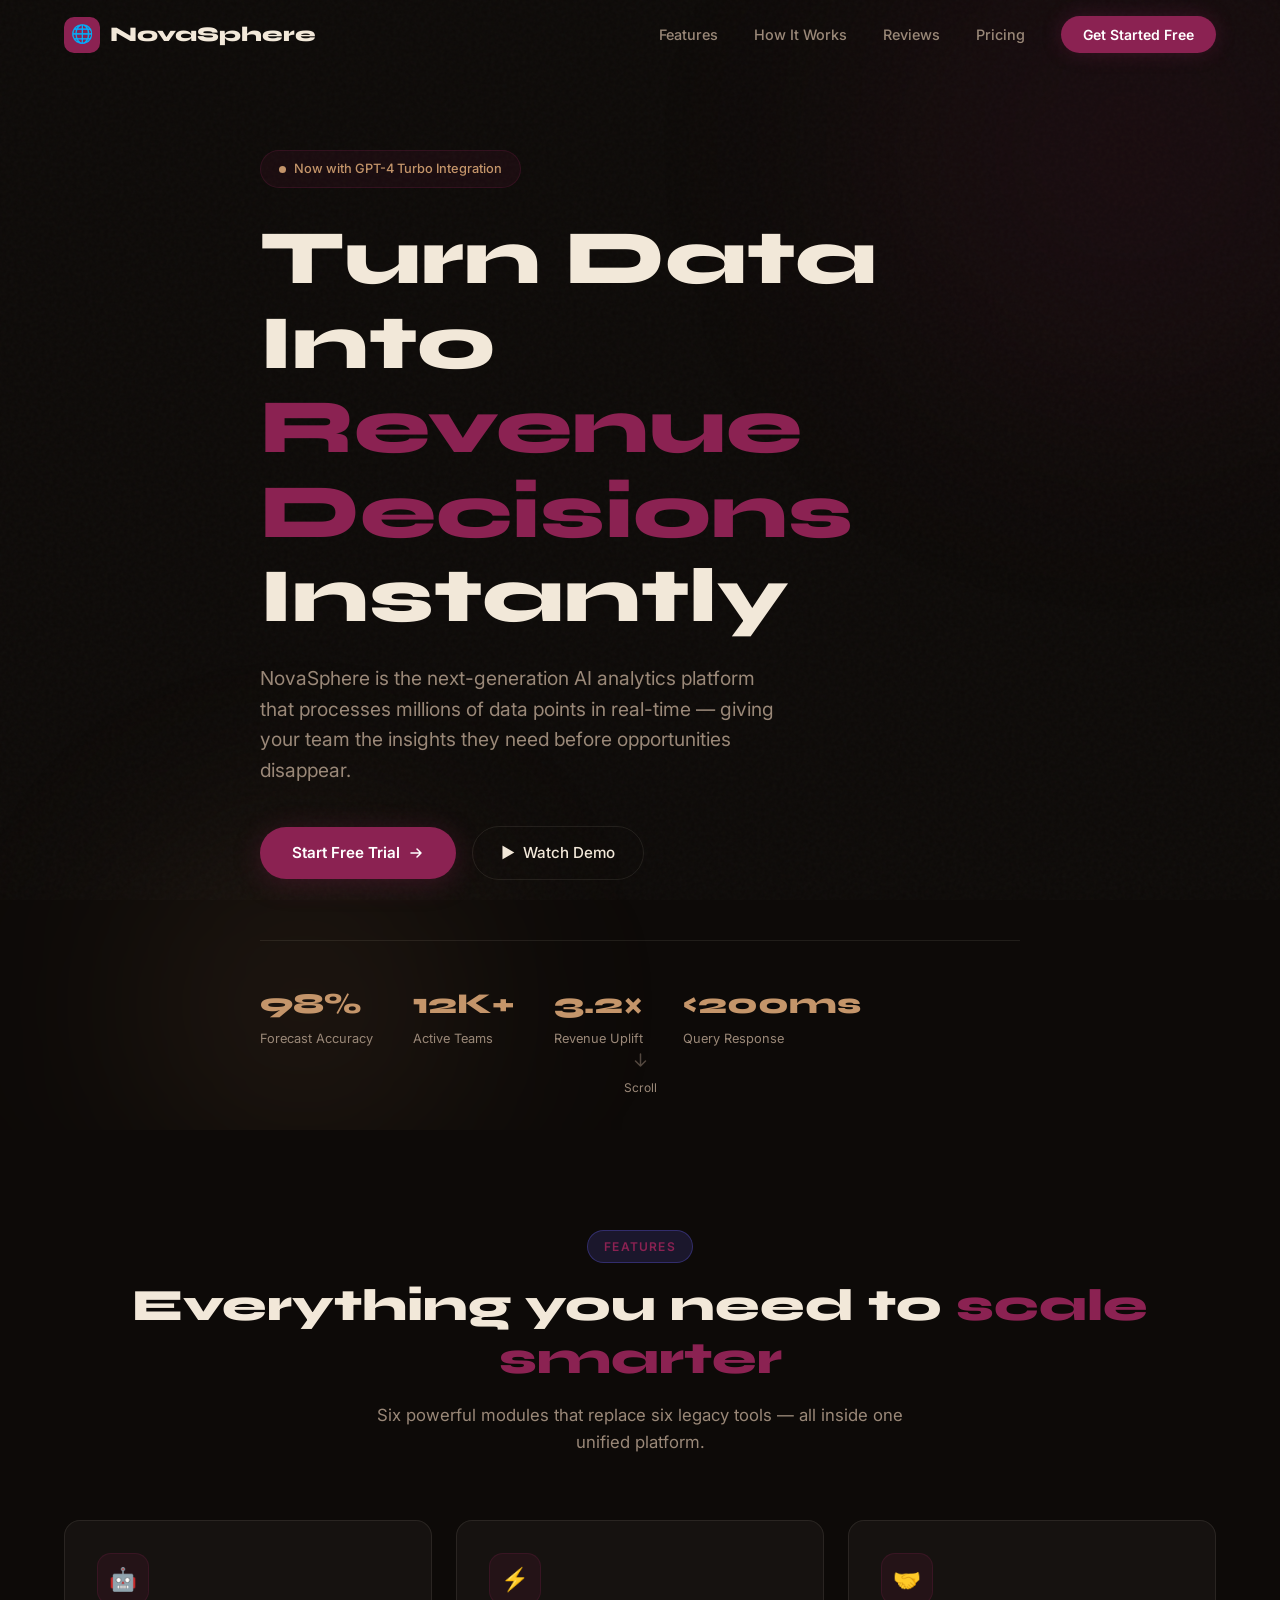
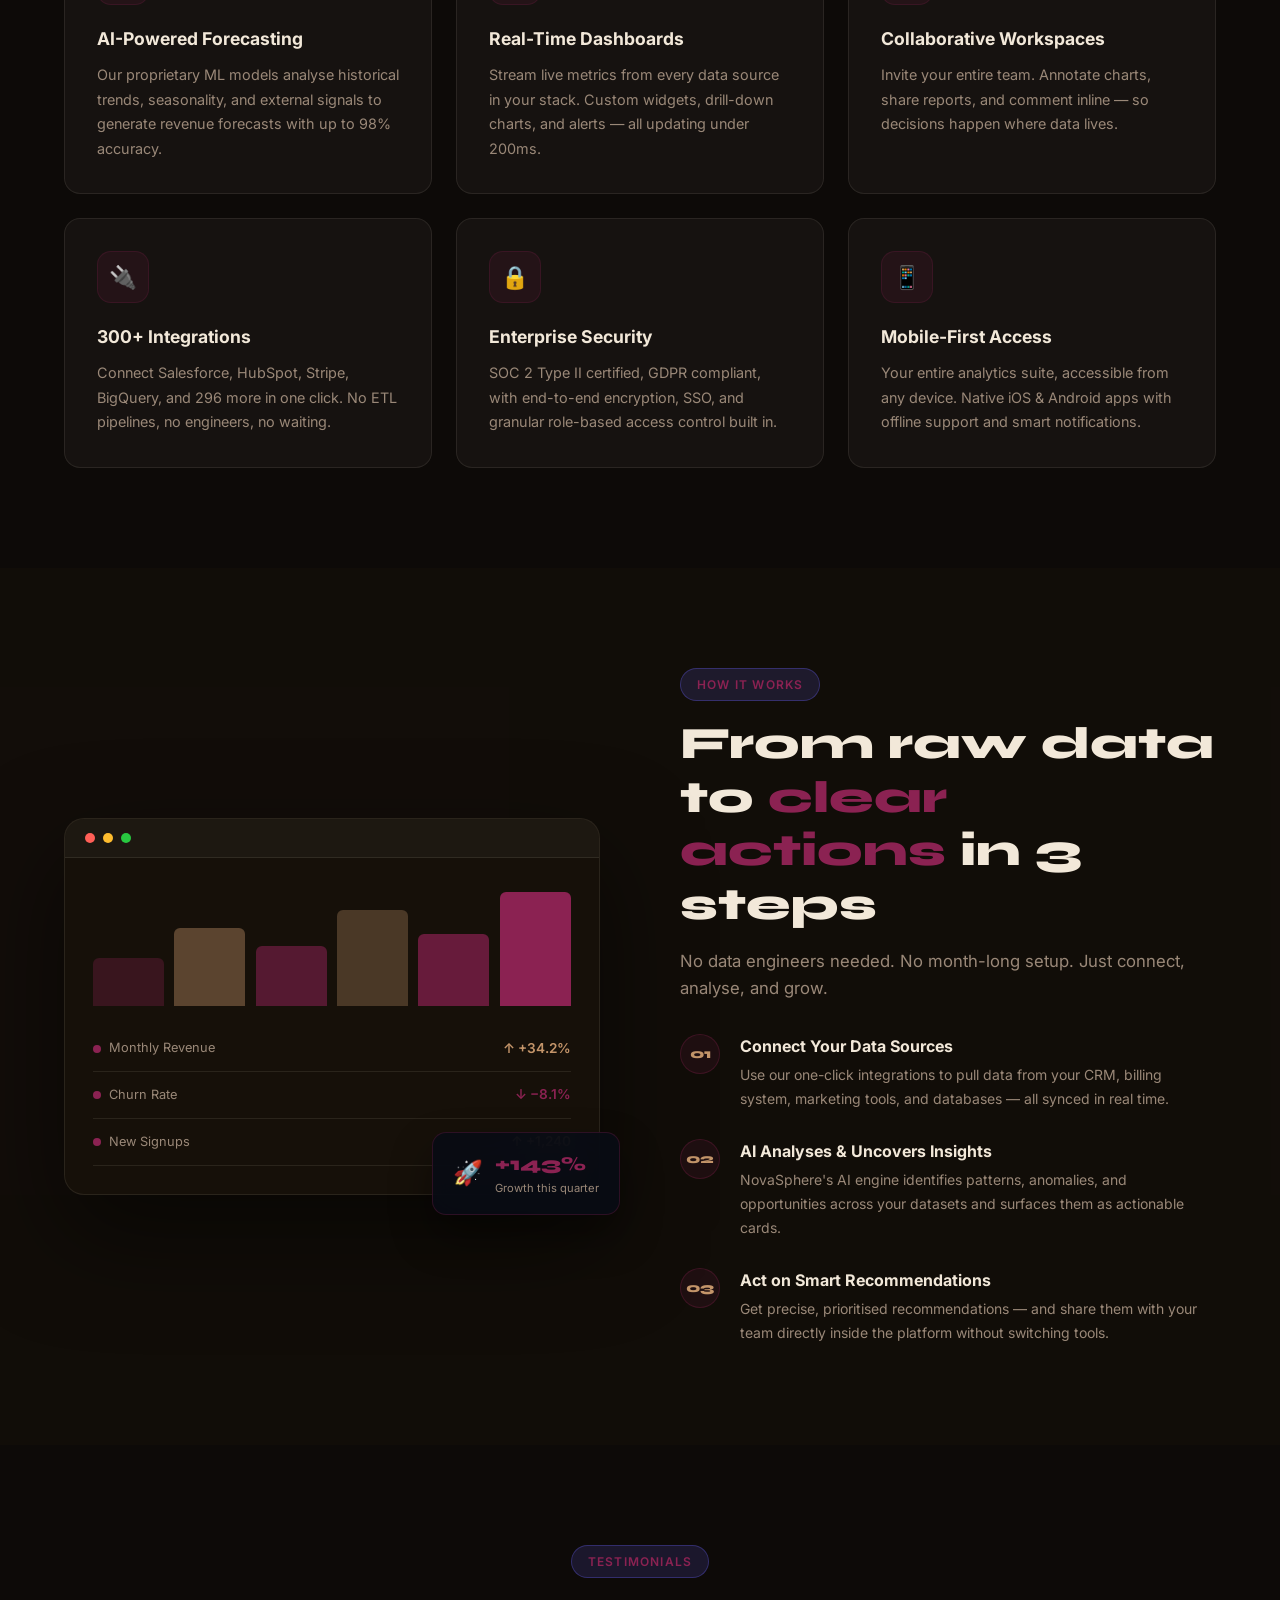
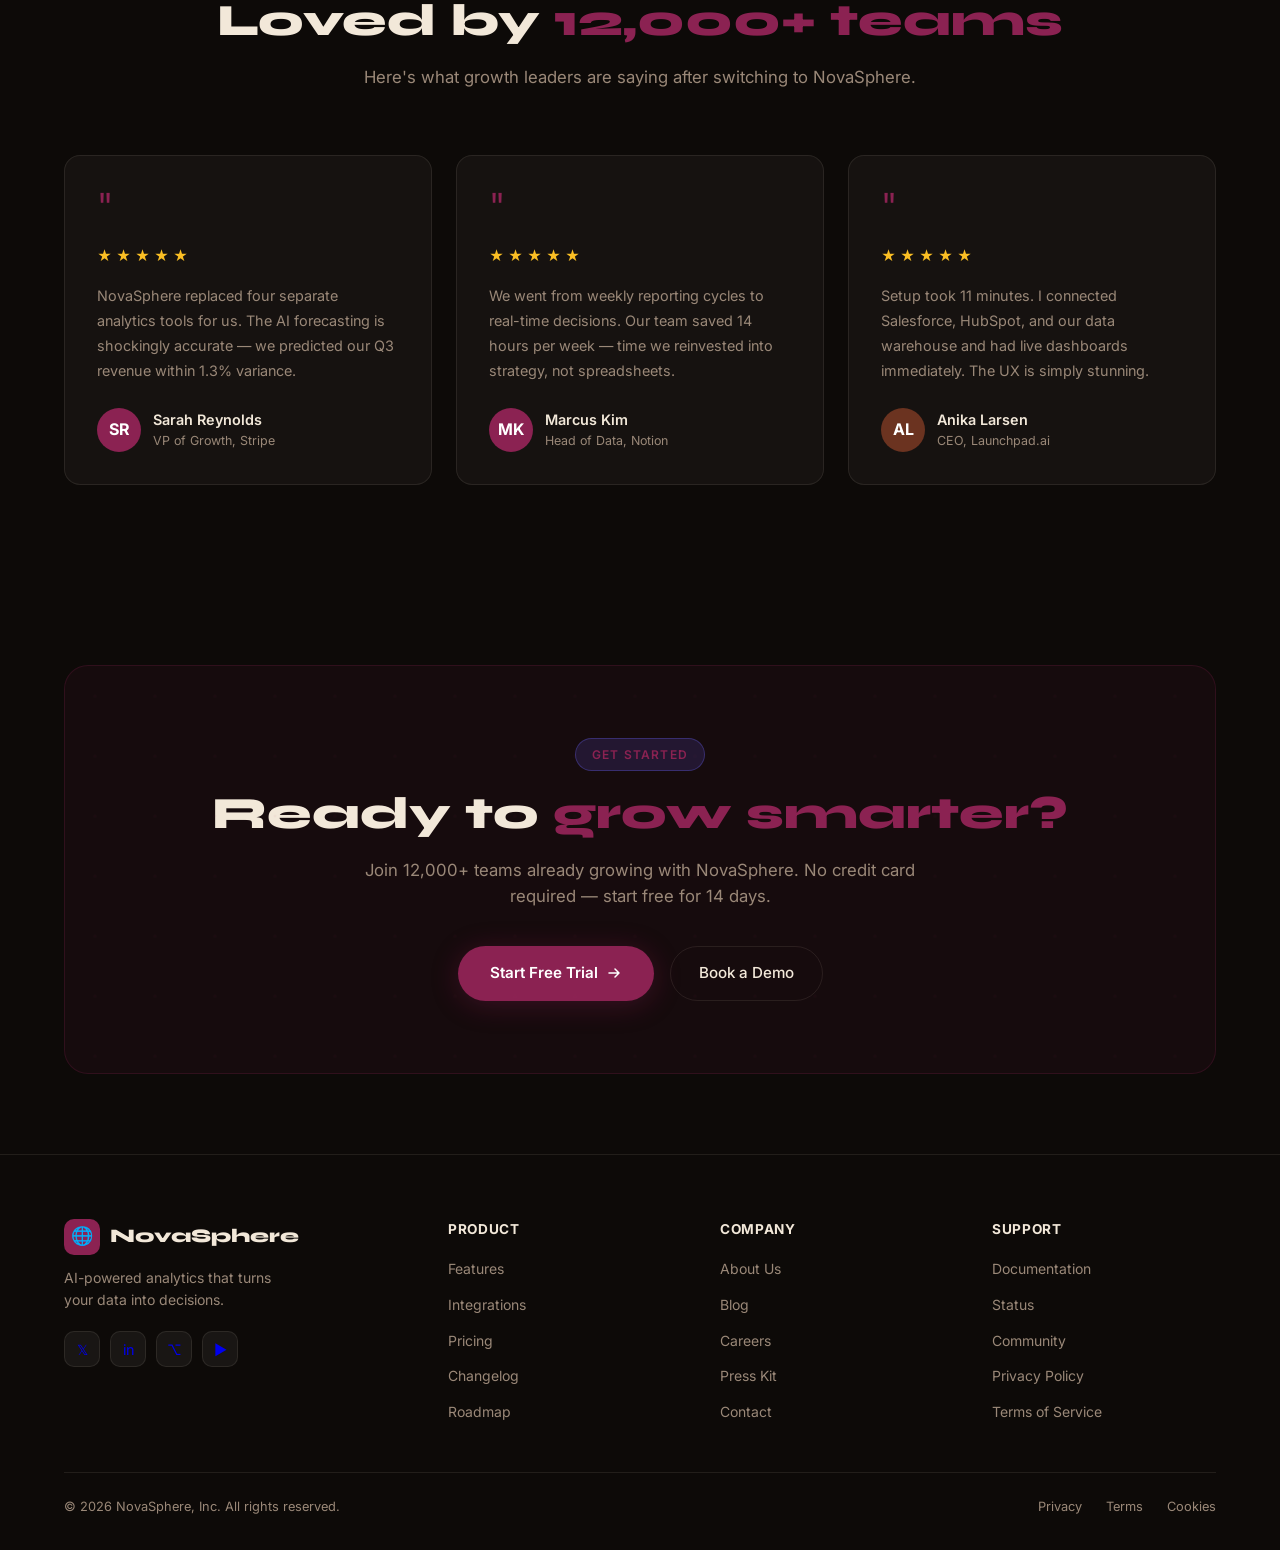
<file: WebDevelopment-Task1-LandingPage/index.html>
<!DOCTYPE html>
<html lang="en">
<head>
  <meta charset="UTF-8" />
  <meta name="viewport" content="width=device-width, initial-scale=1.0" />
  <meta name="description" content="NovaSphere — The AI-powered analytics platform that turns raw data into real-time revenue insights. Start your free trial today." />
  <title>NovaSphere — AI Analytics Platform</title>
  <link rel="stylesheet" href="style.css" />
</head>
<body>

  <!-- ══ NAVIGATION ══ -->
  <nav class="navbar" id="navbar" aria-label="Main Navigation">
    <div class="container nav-inner">

      <a href="#home" class="nav-logo" aria-label="NovaSphere Home">
        <div class="logo-icon">🌐</div>
        <span class="logo-text">NovaSphere</span>
      </a>

      <ul class="nav-links" id="navLinks" role="menubar">
        <li role="none"><a href="#features" role="menuitem">Features</a></li>
        <li role="none"><a href="#about"    role="menuitem">How It Works</a></li>
        <li role="none"><a href="#testimonials" role="menuitem">Reviews</a></li>
        <li role="none"><a href="#pricing"  role="menuitem">Pricing</a></li>
        <li role="none"><a href="#cta" class="nav-cta" role="menuitem" id="nav-cta-btn">Get Started Free</a></li>
      </ul>

      <button class="hamburger" id="hamburger" aria-label="Toggle menu" aria-expanded="false">
        <span></span><span></span><span></span>
      </button>

    </div>
  </nav>

  <!-- ══ HERO ══ -->
  <section class="hero" id="home">
    <div class="container hero-content">

      <div class="hero-badge">
        <span class="dot"></span>
        Now with GPT-4 Turbo Integration
      </div>

      <h1 class="hero-headline">
        Turn Data Into<br/>
        <span class="gradient-text">Revenue Decisions</span><br/>
        Instantly
      </h1>

      <p class="hero-sub">
        NovaSphere is the next-generation AI analytics platform that processes millions of data points in real-time — giving your team the insights they need before opportunities disappear.
      </p>

      <div class="hero-actions">
        <a href="#cta" class="btn-primary" id="hero-cta-btn">
          Start Free Trial
          <svg width="16" height="16" viewBox="0 0 16 16" fill="none" aria-hidden="true">
            <path d="M3 8h10M9 4l4 4-4 4" stroke="currentColor" stroke-width="1.5" stroke-linecap="round" stroke-linejoin="round"/>
          </svg>
        </a>
        <a href="#about" class="btn-secondary" id="hero-watch-btn">
          ▶ &nbsp;Watch Demo
        </a>
      </div>

      <div class="hero-stats">
        <div class="stat-item">
          <div class="stat-num">98%</div>
          <div class="stat-label">Forecast Accuracy</div>
        </div>
        <div class="stat-item">
          <div class="stat-num">12K+</div>
          <div class="stat-label">Active Teams</div>
        </div>
        <div class="stat-item">
          <div class="stat-num">3.2×</div>
          <div class="stat-label">Revenue Uplift</div>
        </div>
        <div class="stat-item">
          <div class="stat-num">&lt;200ms</div>
          <div class="stat-label">Query Response</div>
        </div>
      </div>

    </div>

    <div class="scroll-indicator" aria-hidden="true">
      <svg width="20" height="20" viewBox="0 0 20 20" fill="none">
        <path d="M10 4v12M5 11l5 5 5-5" stroke="currentColor" stroke-width="1.5" stroke-linecap="round" stroke-linejoin="round"/>
      </svg>
      Scroll
    </div>
  </section>

  <!-- ══ FEATURES ══ -->
  <section class="features" id="features">
    <div class="container">

      <div class="features-header">
        <span class="section-tag">Features</span>
        <h2 class="section-title">Everything you need to <span class="gradient-text">scale smarter</span></h2>
        <p class="section-subtitle">
          Six powerful modules that replace six legacy tools — all inside one unified platform.
        </p>
      </div>

      <div class="features-grid">

        <div class="feature-card" id="feature-ai">
          <div class="feature-icon">🤖</div>
          <h3 class="feature-title">AI-Powered Forecasting</h3>
          <p class="feature-desc">
            Our proprietary ML models analyse historical trends, seasonality, and external signals to generate revenue forecasts with up to 98% accuracy.
          </p>
        </div>

        <div class="feature-card" id="feature-realtime">
          <div class="feature-icon">⚡</div>
          <h3 class="feature-title">Real-Time Dashboards</h3>
          <p class="feature-desc">
            Stream live metrics from every data source in your stack. Custom widgets, drill-down charts, and alerts — all updating under 200ms.
          </p>
        </div>

        <div class="feature-card" id="feature-collab">
          <div class="feature-icon">🤝</div>
          <h3 class="feature-title">Collaborative Workspaces</h3>
          <p class="feature-desc">
            Invite your entire team. Annotate charts, share reports, and comment inline — so decisions happen where data lives.
          </p>
        </div>

        <div class="feature-card" id="feature-integrate">
          <div class="feature-icon">🔌</div>
          <h3 class="feature-title">300+ Integrations</h3>
          <p class="feature-desc">
            Connect Salesforce, HubSpot, Stripe, BigQuery, and 296 more in one click. No ETL pipelines, no engineers, no waiting.
          </p>
        </div>

        <div class="feature-card" id="feature-security">
          <div class="feature-icon">🔒</div>
          <h3 class="feature-title">Enterprise Security</h3>
          <p class="feature-desc">
            SOC 2 Type II certified, GDPR compliant, with end-to-end encryption, SSO, and granular role-based access control built in.
          </p>
        </div>

        <div class="feature-card" id="feature-mobile">
          <div class="feature-icon">📱</div>
          <h3 class="feature-title">Mobile-First Access</h3>
          <p class="feature-desc">
            Your entire analytics suite, accessible from any device. Native iOS & Android apps with offline support and smart notifications.
          </p>
        </div>

      </div>
    </div>
  </section>

  <!-- ══ ABOUT / HOW IT WORKS ══ -->
  <section class="about" id="about">
    <div class="container">
      <div class="about-inner">

        <!-- Visual mockup -->
        <div class="about-visual">
          <div class="about-mockup">
            <div class="mockup-bar">
              <div class="mockup-dot"></div>
              <div class="mockup-dot"></div>
              <div class="mockup-dot"></div>
            </div>
            <div class="mockup-body">
              <div class="mockup-chart">
                <div class="chart-bar" style="height:40%"></div>
                <div class="chart-bar" style="height:65%"></div>
                <div class="chart-bar" style="height:50%"></div>
                <div class="chart-bar" style="height:80%"></div>
                <div class="chart-bar" style="height:60%"></div>
                <div class="chart-bar" style="height:95%"></div>
              </div>
              <div class="mockup-row">
                <span class="mockup-label">Monthly Revenue</span>
                <span class="mockup-value" style="color:#c4956a">↑ +34.2%</span>
              </div>
              <div class="mockup-row">
                <span class="mockup-label">Churn Rate</span>
                <span class="mockup-value" style="color:#8b2252">↓ −8.1%</span>
              </div>
              <div class="mockup-row">
                <span class="mockup-label">New Signups</span>
                <span class="mockup-value" style="color:#c4956a">↑ +1,240</span>
              </div>
            </div>
          </div>

          <div class="floating-badge" aria-hidden="true">
            <div class="badge-icon">🚀</div>
            <div class="badge-info">
              <div class="badge-num gradient-text">+143%</div>
              <div class="badge-sub">Growth this quarter</div>
            </div>
          </div>
        </div>

        <!-- Content -->
        <div class="about-content">
          <span class="section-tag">How It Works</span>
          <h2 class="section-title">From raw data to <span class="gradient-text">clear actions</span> in 3 steps</h2>
          <p class="section-subtitle" style="margin-bottom:0">
            No data engineers needed. No month-long setup. Just connect, analyse, and grow.
          </p>

          <div class="steps-list">
            <div class="step" id="step-1">
              <div class="step-num">01</div>
              <div class="step-text">
                <div class="step-title">Connect Your Data Sources</div>
                <p class="step-desc">Use our one-click integrations to pull data from your CRM, billing system, marketing tools, and databases — all synced in real time.</p>
              </div>
            </div>

            <div class="step" id="step-2">
              <div class="step-num">02</div>
              <div class="step-text">
                <div class="step-title">AI Analyses & Uncovers Insights</div>
                <p class="step-desc">NovaSphere's AI engine identifies patterns, anomalies, and opportunities across your datasets and surfaces them as actionable cards.</p>
              </div>
            </div>

            <div class="step" id="step-3">
              <div class="step-num">03</div>
              <div class="step-text">
                <div class="step-title">Act on Smart Recommendations</div>
                <p class="step-desc">Get precise, prioritised recommendations — and share them with your team directly inside the platform without switching tools.</p>
              </div>
            </div>
          </div>
        </div>

      </div>
    </div>
  </section>

  <!-- ══ TESTIMONIALS ══ -->
  <section class="testimonials" id="testimonials">
    <div class="container">

      <div class="testimonials-header">
        <span class="section-tag">Testimonials</span>
        <h2 class="section-title">Loved by <span class="gradient-text">12,000+ teams</span></h2>
        <p class="section-subtitle">
          Here's what growth leaders are saying after switching to NovaSphere.
        </p>
      </div>

      <div class="testimonials-grid">

        <div class="testi-card" id="testi-1">
          <div class="testi-quote">"</div>
          <div class="testi-stars">
            <span>★</span><span>★</span><span>★</span><span>★</span><span>★</span>
          </div>
          <p class="testi-text">
            NovaSphere replaced four separate analytics tools for us. The AI forecasting is shockingly accurate — we predicted our Q3 revenue within 1.3% variance.
          </p>
          <div class="testi-author">
            <div class="author-avatar" style="background:#8b2252">SR</div>
            <div class="author-info">
              <div class="author-name">Sarah Reynolds</div>
              <div class="author-role">VP of Growth, Stripe</div>
            </div>
          </div>
        </div>

        <div class="testi-card" id="testi-2">
          <div class="testi-quote">"</div>
          <div class="testi-stars">
            <span>★</span><span>★</span><span>★</span><span>★</span><span>★</span>
          </div>
          <p class="testi-text">
            We went from weekly reporting cycles to real-time decisions. Our team saved 14 hours per week — time we reinvested into strategy, not spreadsheets.
          </p>
          <div class="testi-author">
            <div class="author-avatar" style="background:#8b2252">MK</div>
            <div class="author-info">
              <div class="author-name">Marcus Kim</div>
              <div class="author-role">Head of Data, Notion</div>
            </div>
          </div>
        </div>

        <div class="testi-card" id="testi-3">
          <div class="testi-quote">"</div>
          <div class="testi-stars">
            <span>★</span><span>★</span><span>★</span><span>★</span><span>★</span>
          </div>
          <p class="testi-text">
            Setup took 11 minutes. I connected Salesforce, HubSpot, and our data warehouse and had live dashboards immediately. The UX is simply stunning.
          </p>
          <div class="testi-author">
            <div class="author-avatar" style="background:#6b3320">AL</div>
            <div class="author-info">
              <div class="author-name">Anika Larsen</div>
              <div class="author-role">CEO, Launchpad.ai</div>
            </div>
          </div>
        </div>

      </div>
    </div>
  </section>

  <!-- ══ CTA BANNER ══ -->
  <section class="cta-section" id="cta">
    <div class="container">
      <div class="cta-box">
        <span class="section-tag">Get Started</span>
        <h2 class="section-title">Ready to <span class="gradient-text">grow smarter?</span></h2>
        <p class="section-subtitle">
          Join 12,000+ teams already growing with NovaSphere. No credit card required — start free for 14 days.
        </p>
        <div class="cta-actions">
          <a href="#" class="btn-primary" id="cta-primary-btn">
            Start Free Trial
            <svg width="16" height="16" viewBox="0 0 16 16" fill="none" aria-hidden="true">
              <path d="M3 8h10M9 4l4 4-4 4" stroke="currentColor" stroke-width="1.5" stroke-linecap="round" stroke-linejoin="round"/>
            </svg>
          </a>
          <a href="#" class="btn-secondary" id="cta-demo-btn">Book a Demo</a>
        </div>
      </div>
    </div>
  </section>

  <!-- ══ FOOTER ══ -->
  <footer class="footer" id="footer">
    <div class="container">
      <div class="footer-inner">

        <div class="footer-brand">
          <a href="#home" class="nav-logo" aria-label="NovaSphere">
            <div class="logo-icon">🌐</div>
            <span class="logo-text">NovaSphere</span>
          </a>
          <p class="footer-tagline">AI-powered analytics that turns your data into decisions.</p>
          <div class="social-links">
            <a href="#" class="social-link" aria-label="Twitter/X">𝕏</a>
            <a href="#" class="social-link" aria-label="LinkedIn">in</a>
            <a href="#" class="social-link" aria-label="GitHub">⌥</a>
            <a href="#" class="social-link" aria-label="YouTube">▶</a>
          </div>
        </div>

        <div class="footer-col">
          <h4>Product</h4>
          <ul>
            <li><a href="#">Features</a></li>
            <li><a href="#">Integrations</a></li>
            <li><a href="#">Pricing</a></li>
            <li><a href="#">Changelog</a></li>
            <li><a href="#">Roadmap</a></li>
          </ul>
        </div>

        <div class="footer-col">
          <h4>Company</h4>
          <ul>
            <li><a href="#">About Us</a></li>
            <li><a href="#">Blog</a></li>
            <li><a href="#">Careers</a></li>
            <li><a href="#">Press Kit</a></li>
            <li><a href="#">Contact</a></li>
          </ul>
        </div>

        <div class="footer-col">
          <h4>Support</h4>
          <ul>
            <li><a href="#">Documentation</a></li>
            <li><a href="#">Status</a></li>
            <li><a href="#">Community</a></li>
            <li><a href="#">Privacy Policy</a></li>
            <li><a href="#">Terms of Service</a></li>
          </ul>
        </div>

      </div>

      <div class="footer-bottom">
        <span>© 2026 NovaSphere, Inc. All rights reserved.</span>
        <div class="footer-bottom-links">
          <a href="#">Privacy</a>
          <a href="#">Terms</a>
          <a href="#">Cookies</a>
        </div>
      </div>
    </div>
  </footer>

  <!-- ══ JAVASCRIPT (Navbar + Hamburger only) ══ -->
  <script>
    // Sticky navbar shadow on scroll
    const navbar = document.getElementById('navbar');
    window.addEventListener('scroll', () => {
      navbar.classList.toggle('scrolled', window.scrollY > 20);
    });

    // Mobile hamburger toggle
    const hamburger = document.getElementById('hamburger');
    const navLinks  = document.getElementById('navLinks');
    hamburger.addEventListener('click', () => {
      const open = navLinks.classList.toggle('open');
      hamburger.setAttribute('aria-expanded', open);
    });

    // Close nav on link click (mobile)
    navLinks.querySelectorAll('a').forEach(link => {
      link.addEventListener('click', () => {
        navLinks.classList.remove('open');
        hamburger.setAttribute('aria-expanded', 'false');
      });
    });
  </script>

</body>
</html>
</file>
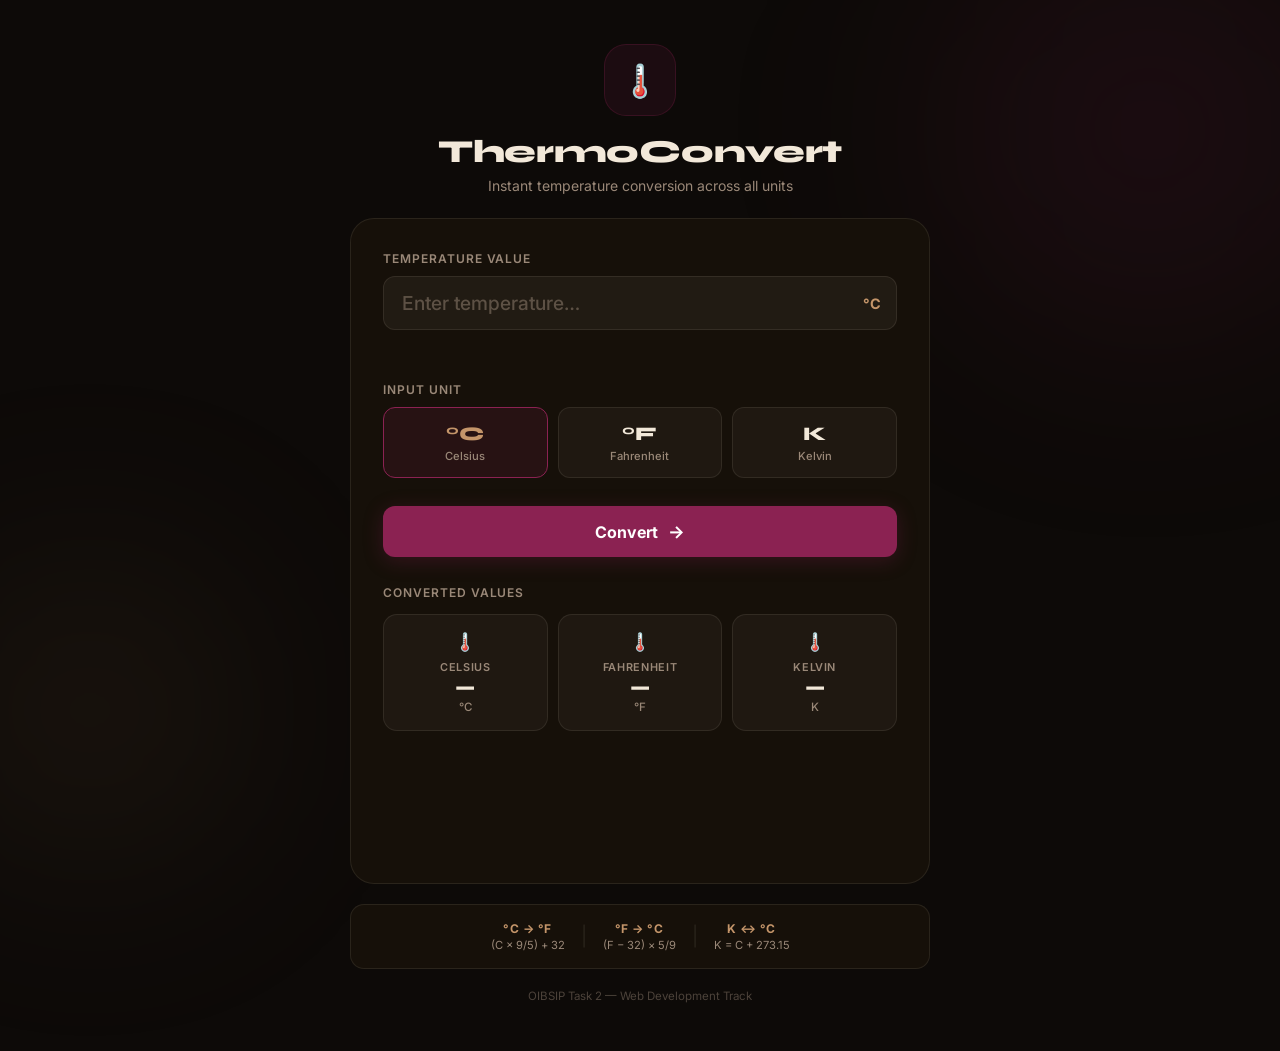
<file: WebDevelopment-Task2-TemperatureConverter/index.html>
<!DOCTYPE html>
<html lang="en">
<head>
  <meta charset="UTF-8" />
  <meta name="viewport" content="width=device-width, initial-scale=1.0" />
  <meta name="description" content="ThermoConvert — Instantly convert temperatures between Celsius, Fahrenheit, and Kelvin with real-time validation." />
  <title>ThermoConvert — Temperature Converter</title>
  <link rel="stylesheet" href="style.css" />
</head>
<body>

  <!-- Background decoration -->
  <div class="bg-orb bg-orb--1" aria-hidden="true"></div>
  <div class="bg-orb bg-orb--2" aria-hidden="true"></div>

  <main class="page-center">

    <!-- ── Header ── -->
    <header class="app-header">
      <div class="logo-wrap">
        <span class="logo-icon" aria-hidden="true">🌡️</span>
      </div>
      <h1 class="app-title">ThermoConvert</h1>
      <p class="app-subtitle">Instant temperature conversion across all units</p>
    </header>

    <!-- ── Converter Card ── -->
    <section class="card" aria-label="Temperature Converter">

      <!-- Input Row -->
      <div class="input-group">
        <label for="tempInput" class="field-label">Temperature Value</label>
        <div class="input-wrap" id="inputWrap">
          <input
            type="number"
            id="tempInput"
            class="temp-input"
            placeholder="Enter temperature…"
            autocomplete="off"
            aria-describedby="inputError"
            aria-required="true"
          />
          <span class="input-unit-badge" id="unitBadge">°C</span>
        </div>
        <p class="error-msg" id="inputError" role="alert" aria-live="polite"></p>
      </div>

      <!-- Unit Selector -->
      <div class="unit-group">
        <span class="field-label">Input Unit</span>
        <div class="radio-row" role="radiogroup" aria-label="Select input unit">

          <label class="radio-card" for="unitC">
            <input type="radio" id="unitC" name="unit" value="C" checked />
            <span class="radio-face">
              <span class="radio-symbol">°C</span>
              <span class="radio-name">Celsius</span>
            </span>
          </label>

          <label class="radio-card" for="unitF">
            <input type="radio" id="unitF" name="unit" value="F" />
            <span class="radio-face">
              <span class="radio-symbol">°F</span>
              <span class="radio-name">Fahrenheit</span>
            </span>
          </label>

          <label class="radio-card" for="unitK">
            <input type="radio" id="unitK" name="unit" value="K" />
            <span class="radio-face">
              <span class="radio-symbol">K</span>
              <span class="radio-name">Kelvin</span>
            </span>
          </label>

        </div>
      </div>

      <!-- Convert Button -->
      <button class="convert-btn" id="convertBtn" type="button" aria-label="Convert temperature">
        <span class="btn-text">Convert</span>
        <span class="btn-icon" aria-hidden="true">→</span>
      </button>

      <!-- Results -->
      <div class="results-section" id="resultsSection" aria-live="polite" aria-label="Conversion results">

        <div class="results-label">Converted Values</div>

        <div class="results-grid">

          <div class="result-card" id="resC">
            <div class="res-icon">🌡️</div>
            <div class="res-body">
              <div class="res-unit">Celsius</div>
              <div class="res-value" id="valC">—</div>
              <div class="res-suffix">°C</div>
            </div>
          </div>

          <div class="result-card" id="resF">
            <div class="res-icon">🌡️</div>
            <div class="res-body">
              <div class="res-unit">Fahrenheit</div>
              <div class="res-value" id="valF">—</div>
              <div class="res-suffix">°F</div>
            </div>
          </div>

          <div class="result-card" id="resK">
            <div class="res-icon">🌡️</div>
            <div class="res-body">
              <div class="res-unit">Kelvin</div>
              <div class="res-value" id="valK">—</div>
              <div class="res-suffix">K</div>
            </div>
          </div>

        </div>

        <!-- Absolute-zero / special message -->
        <div class="special-msg" id="specialMsg" aria-live="assertive"></div>

      </div>

      <!-- Temperature Feel Bar -->
      <div class="feel-bar-wrap" id="feelBarWrap">
        <div class="feel-bar-label">Temperature Feel</div>
        <div class="feel-bar-track">
          <div class="feel-bar-fill" id="feelBarFill"></div>
          <div class="feel-marker" id="feelMarker"></div>
        </div>
        <div class="feel-bar-ticks">
          <span>−50°C</span>
          <span>0°C</span>
          <span>20°C</span>
          <span>37°C</span>
          <span>60°C+</span>
        </div>
        <div class="feel-tag" id="feelTag"></div>
      </div>

    </section>

    <!-- Formula Reference -->
    <section class="formula-strip" aria-label="Conversion Formulas">
      <div class="formula-item">
        <span class="f-expr">°C → °F</span>
        <span class="f-rule">(C × 9/5) + 32</span>
      </div>
      <div class="formula-divider" aria-hidden="true">|</div>
      <div class="formula-item">
        <span class="f-expr">°F → °C</span>
        <span class="f-rule">(F − 32) × 5/9</span>
      </div>
      <div class="formula-divider" aria-hidden="true">|</div>
      <div class="formula-item">
        <span class="f-expr">K ↔ °C</span>
        <span class="f-rule">K = C + 273.15</span>
      </div>
    </section>

    <footer class="app-footer">
      <p>OIBSIP Task 2 &mdash; Web Development Track</p>
    </footer>

  </main>

  <script src="script.js"></script>
</body>
</html>
</file>
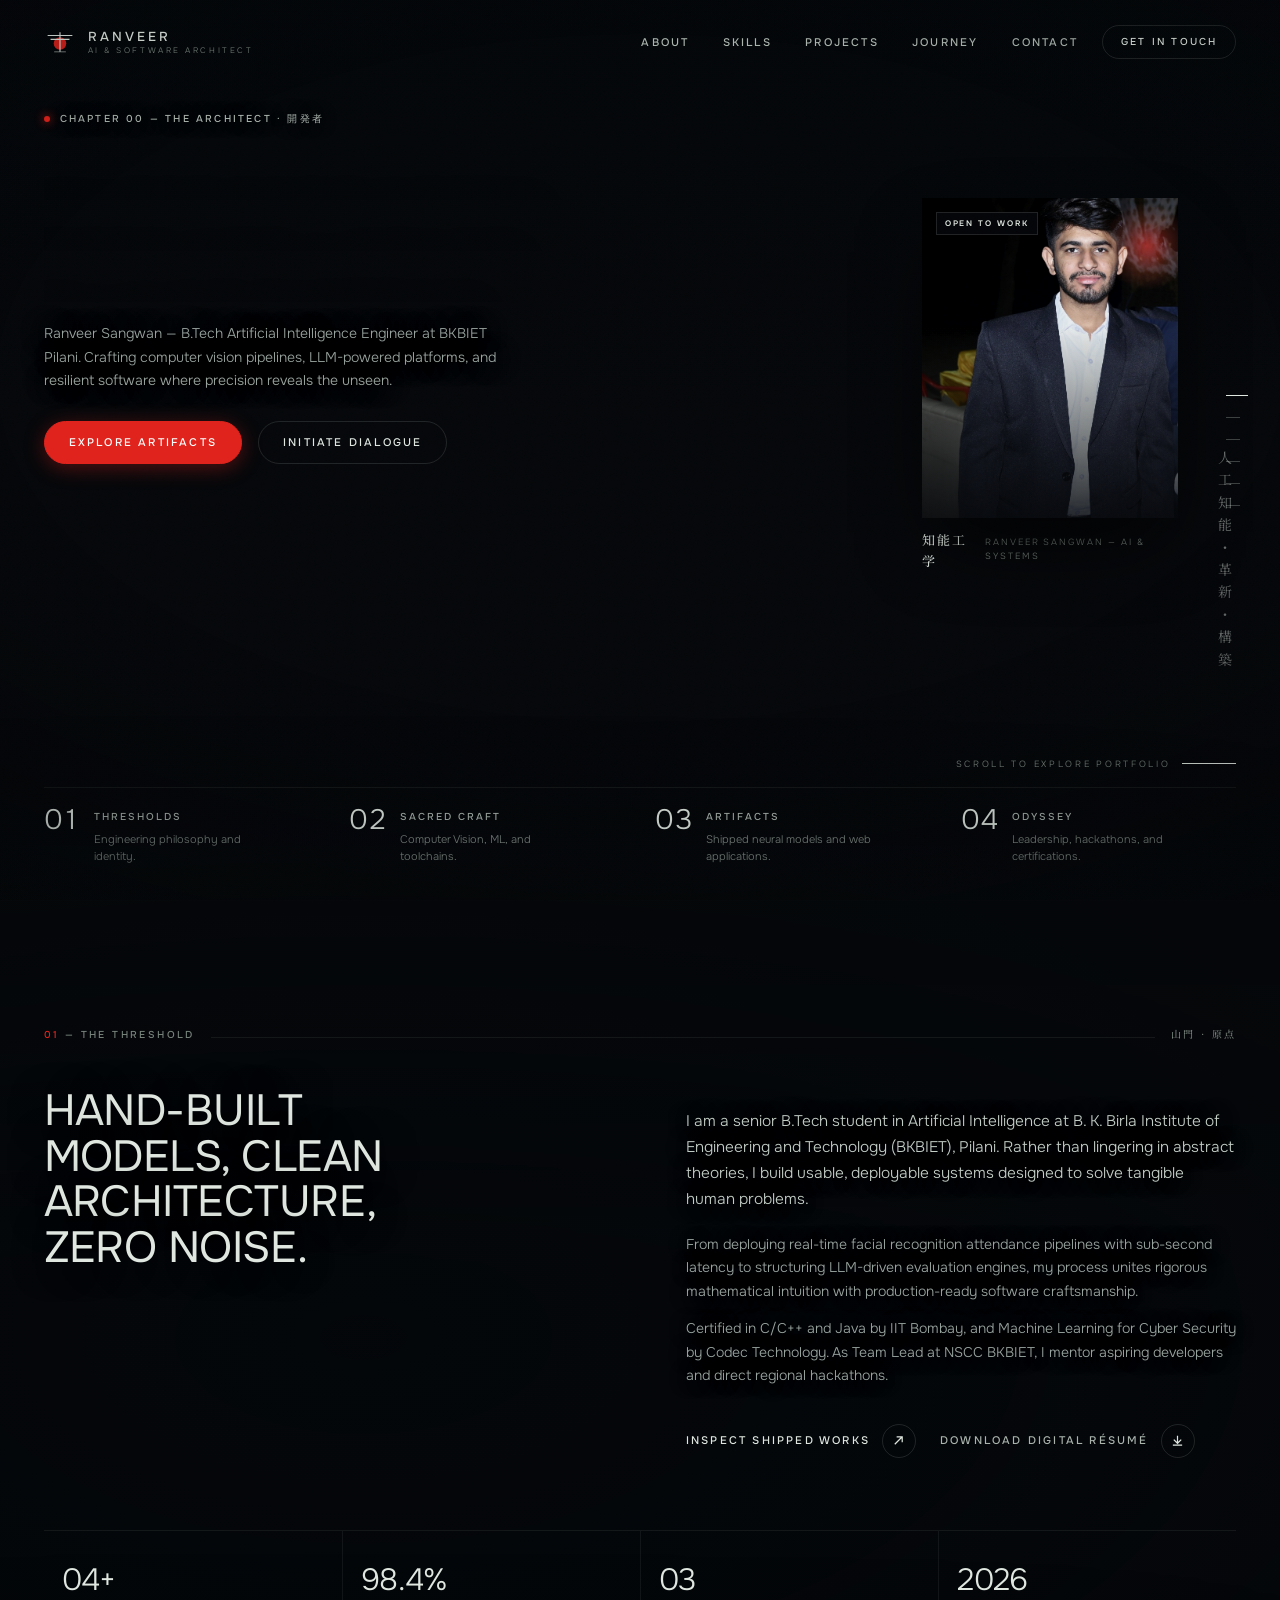
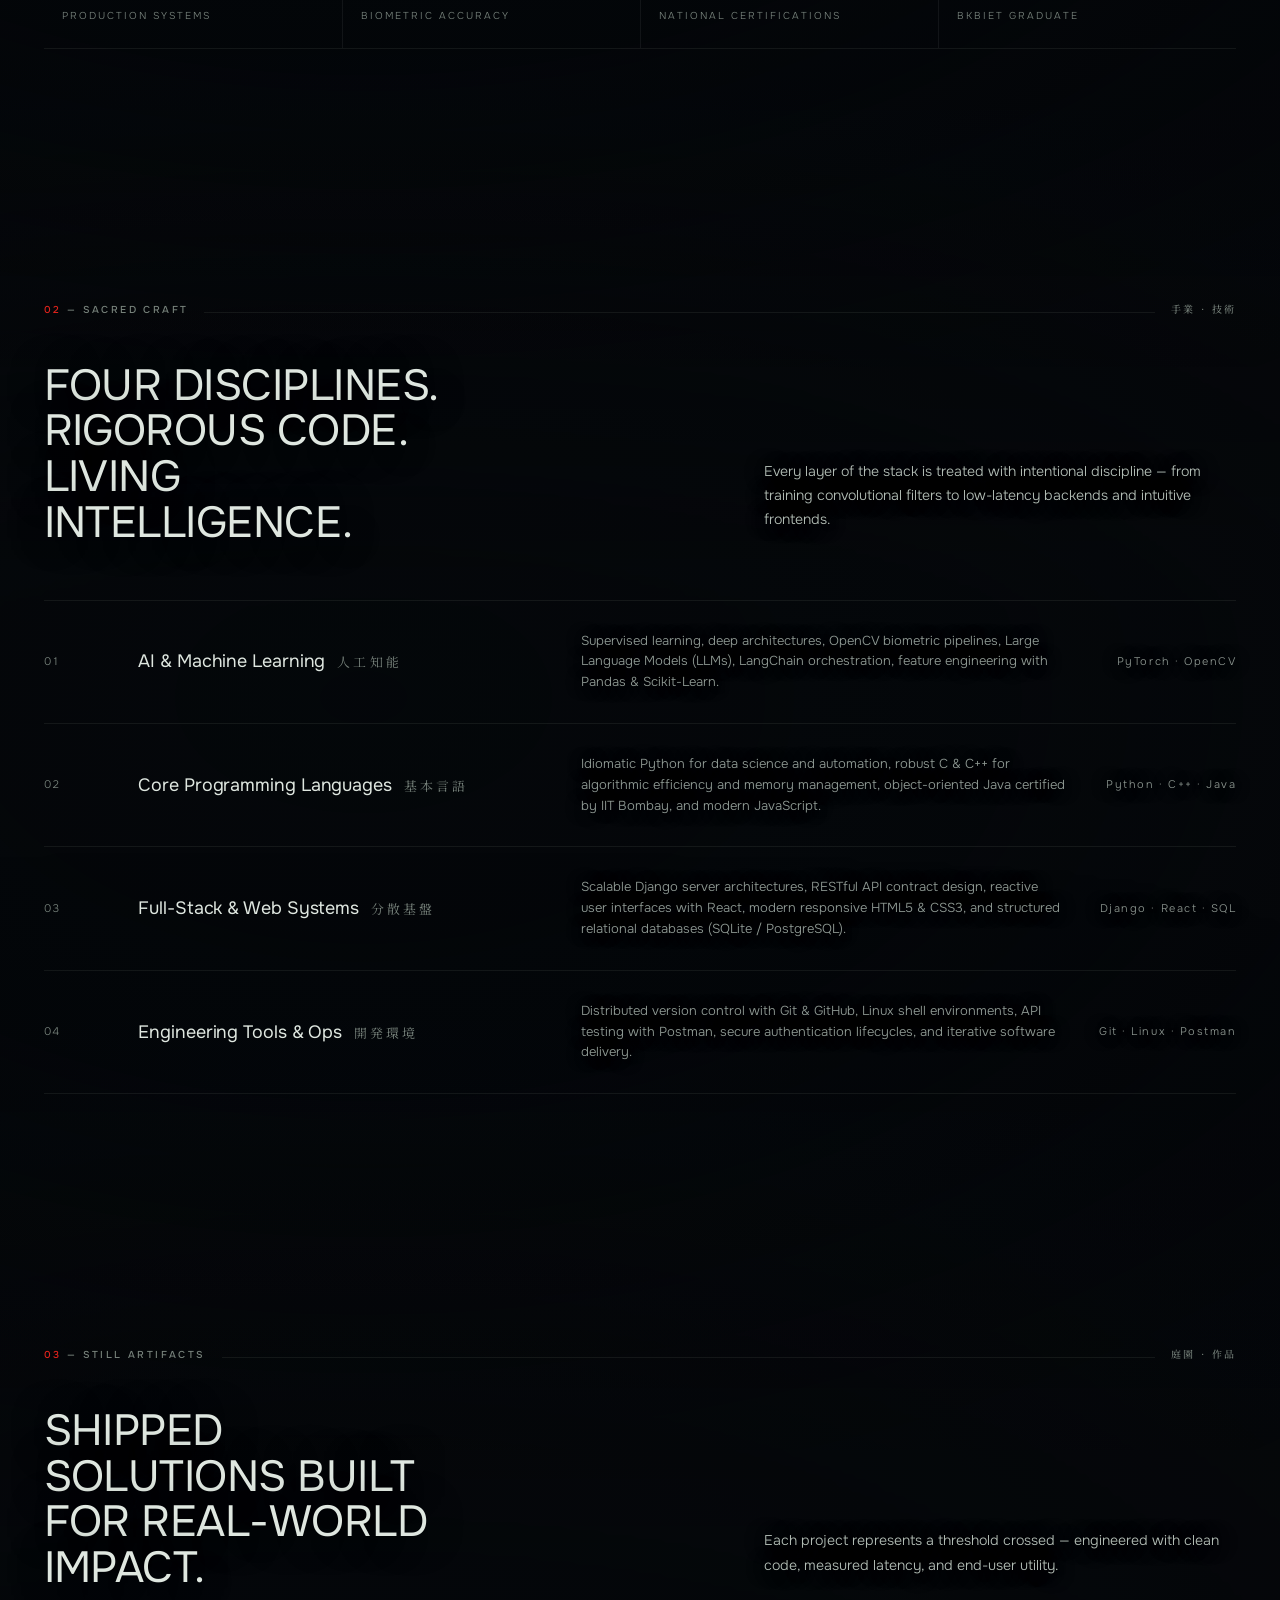
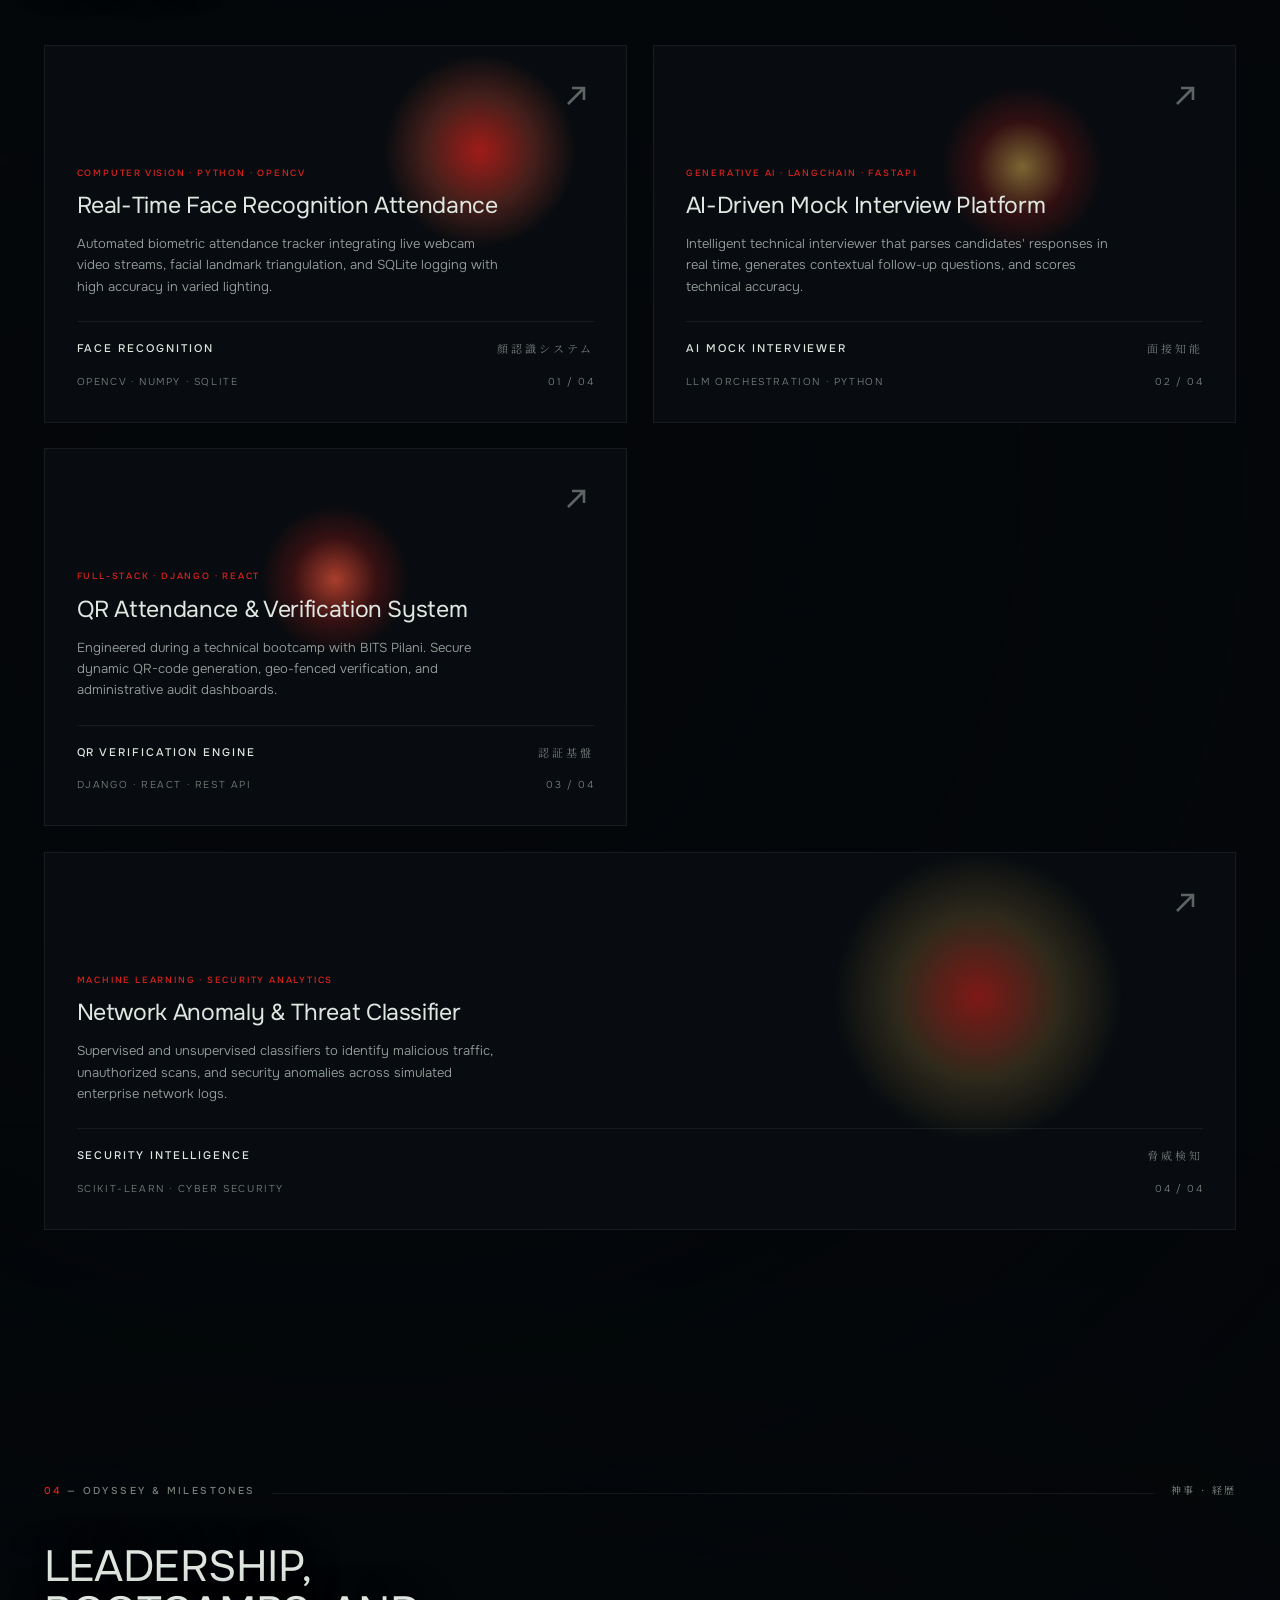
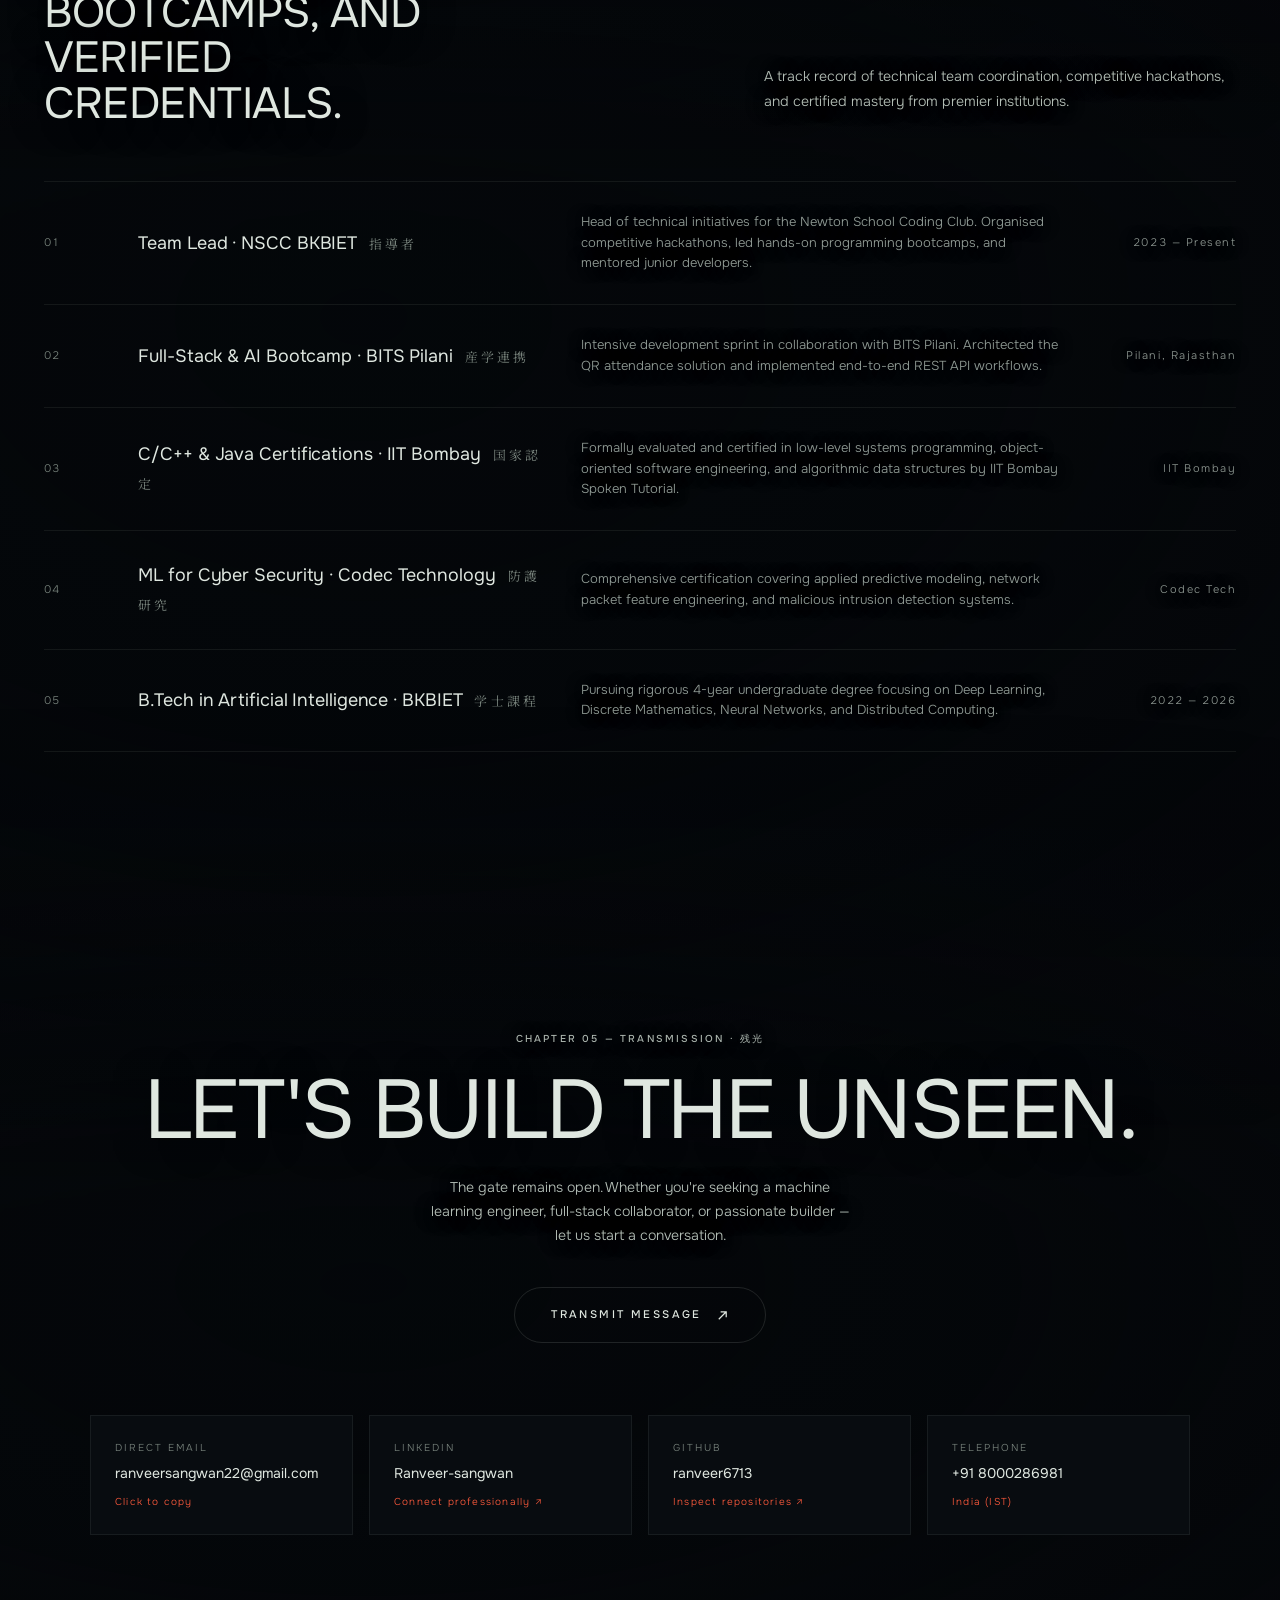
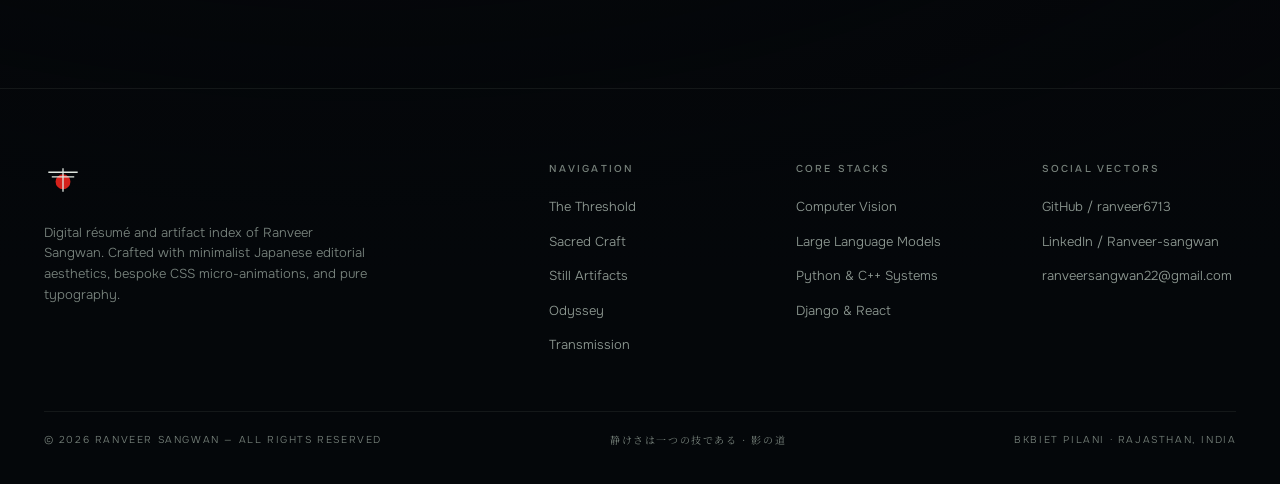
<file: WebDevelopment-Task3-PersonalPortfolio/index.html>
<!DOCTYPE html>
<html lang="en">
<head>
  <meta charset="utf-8">
  <meta name="viewport" content="width=device-width, initial-scale=1, viewport-fit=cover">
  <title>Ranveer Sangwan — AI Engineer & Software Architect</title>
  <meta name="description" content="Personal portfolio and digital résumé of Ranveer Sangwan. AI Engineer, Machine Learning developer, and Full-Stack builder.">
  <link rel="icon" href="data:image/svg+xml,%3Csvg xmlns='http://www.w3.org/2000/svg' viewBox='0 0 32 32'%3E%3Crect width='32' height='32' fill='%2305070a'/%3E%3Ccircle cx='16' cy='17' r='8' fill='%23e0231c'/%3E%3Crect x='4' y='8' width='24' height='2.6' fill='%23dfe7e0'/%3E%3Crect x='7' y='13' width='18' height='2' fill='%23dfe7e0'/%3E%3C/svg%3E">
  
  <!-- Google Fonts: Onest & Noto Serif JP for pure editorial elegance -->
  <link rel="preconnect" href="https://fonts.googleapis.com">
  <link rel="preconnect" href="https://fonts.gstatic.com" crossorigin>
  <link href="https://fonts.googleapis.com/css2?family=Noto+Serif+JP:wght@400;600&family=Onest:wght@200;300;400;500;600;700&display=swap" rel="stylesheet">
  
  <link rel="stylesheet" href="style.css">
</head>
<body data-layout-hero="b" data-layout-story="b" data-layout-gallery="b" data-layout-curriculum="b" data-layout-closing="b" data-layout-footer="b">

  <!-- Aesthetic Overlays -->
  <div id="vignette" aria-hidden="true"></div>
  <div id="grain" aria-hidden="true"></div>
  <div class="cur-dot" id="cursor" aria-hidden="true"></div>

  <!-- ══ NAVIGATION ══ -->
  <header class="nav" id="nav">
    <a class="brand" href="#top" data-cursor aria-label="Ranveer Sangwan Homepage">
      <svg viewBox="0 0 44 44" fill="none" aria-hidden="true">
        <circle cx="22" cy="24" r="8.6" fill="#e0231c" fill-opacity=".95"/>
        <path d="M5 13h34M9 18.4h26M22 8.5v27" stroke="#dfe7e0" stroke-width="1.5"/>
        <path d="M14 35.5h16" stroke="#dfe7e0" stroke-width="1.2" stroke-opacity=".6"/>
      </svg>
      <span class="brand-tx">
        <b>RANVEER</b>
        <i>AI & SOFTWARE ARCHITECT</i>
      </span>
    </a>

    <nav class="nav-links" id="navlinks" aria-label="Main Navigation">
      <a class="nav-link" href="#about" data-cursor><span>About</span><span class="alt">概要</span></a>
      <a class="nav-link" href="#skills" data-cursor><span>Skills</span><span class="alt">技術</span></a>
      <a class="nav-link" href="#projects" data-cursor><span>Projects</span><span class="alt">作品</span></a>
      <a class="nav-link" href="#experience" data-cursor><span>Journey</span><span class="alt">経歴</span></a>
      <a class="nav-link" href="#contact" data-cursor><span>Contact</span><span class="alt">連絡</span></a>
    </nav>

    <div class="nav-actions">
      <a href="#contact" class="nav-cta-btn" data-cursor>Get in Touch</a>
      <button class="nav-burger" id="burger" aria-label="Toggle Navigation" data-cursor>
        <i></i><i></i>
      </button>
    </div>
  </header>

  <!-- Progress Rail on Right Side -->
  <aside class="rail" id="rail" aria-label="Section Navigation">
    <button data-target="hero" aria-label="Hero Section" class="on" data-cursor><i></i></button>
    <button data-target="about" aria-label="About Section" data-cursor><i></i></button>
    <button data-target="skills" aria-label="Skills Section" data-cursor><i></i></button>
    <button data-target="projects" aria-label="Projects Section" data-cursor><i></i></button>
    <button data-target="experience" aria-label="Experience Section" data-cursor><i></i></button>
    <button data-target="contact" aria-label="Contact Section" data-cursor><i></i></button>
  </aside>

  <!-- ══ MAIN PAGE CONTENT ══ -->
  <div class="page" id="top">

    <!-- ── 00 · HERO ── -->
    <section class="hero" id="hero">
      <div class="hero-top">
        <div class="eyebrow" data-rv="fade">
          <span class="dot"></span> Chapter 00 — The Architect · 開発者
        </div>
        <h1 class="display h-hero">
          <span class="mask-line"><span>Where code meets</span></span>
          <span class="mask-line"><span>deep intelligence</span></span>
          <span class="mask-line"><span class="accent-text">&amp; living systems.</span></span>
        </h1>
        <p class="hero-sub body" data-rv="up">
          Ranveer Sangwan — B.Tech Artificial Intelligence Engineer at BKBIET Pilani.
          Crafting computer vision pipelines, LLM-powered platforms, and resilient software where precision reveals the unseen.
        </p>

        <div class="hero-button-row" data-rv="up">
          <a href="#projects" class="hero-btn primary" data-cursor>Explore Artifacts</a>
          <a href="#contact" class="hero-btn secondary" data-cursor>Initiate Dialogue</a>
        </div>
      </div>

      <!-- Floating profile peek window (Kage signature aesthetic) -->
      <div class="peek" data-rv="fade">
        <div class="peek-fr" data-cursor>
          <img src="assets/profile.jpg" alt="Ranveer Sangwan" class="peek-img" loading="eager" />
          <div class="peek-scanline"></div>
          <i class="glow glow--flame" style="--gx:88%; --gy:15%; --gr:24%; --gt:4s; --gt2:6s; --gc1:rgba(224,35,28,.65); --gc2:rgba(255,90,60,.2)"></i>
          <span class="peek-badge">OPEN TO WORK</span>
        </div>
        <div class="peek-cap">
          <b class="jp">知能工学</b>
          <i>Ranveer Sangwan — AI &amp; Systems</i>
        </div>
      </div>

      <!-- Vertical Japanese Calligraphy Hanging on Right -->
      <div class="hero-side" data-rv="up" aria-hidden="true">
        <span class="v jp">人工知能・革新・構築</span>
      </div>

      <div class="hero-spacer"></div>

      <!-- Hero Footer & Chapter Chips -->
      <div class="hero-foot">
        <div class="hero-cue" data-rv="fade">
          <span>Scroll to explore portfolio</span>
          <span class="track"><i></i></span>
        </div>

        <div class="chapters" id="chips">
          <div class="chip on" data-chip="about" data-rv="up" data-cursor>
            <span class="num">01</span>
            <span class="tx">
              <b>Thresholds</b>
              <p>Engineering philosophy and identity.</p>
            </span>
          </div>

          <div class="chip" data-chip="skills" data-rv="up" data-cursor>
            <span class="num">02</span>
            <span class="tx">
              <b>Sacred Craft</b>
              <p>Computer Vision, ML, and toolchains.</p>
            </span>
          </div>

          <div class="chip" data-chip="projects" data-rv="up" data-cursor>
            <span class="num">03</span>
            <span class="tx">
              <b>Artifacts</b>
              <p>Shipped neural models and web applications.</p>
            </span>
          </div>

          <div class="chip" data-chip="experience" data-rv="up" data-cursor>
            <span class="num">04</span>
            <span class="tx">
              <b>Odyssey</b>
              <p>Leadership, hackathons, and certifications.</p>
            </span>
          </div>
        </div>
      </div>
    </section>

    <!-- ── 01 · ABOUT ── -->
    <section class="sec" id="about">
      <div class="sec-head" data-rv="fade">
        <span class="k"><b>01</b> — The Threshold</span>
        <span class="rule"></span>
        <span class="k jp">山門 · 原点</span>
      </div>

      <div class="gate-grid">
        <h2 class="display h-sec" data-rv="up">
          Hand-built models, clean architecture, zero noise.
        </h2>

        <div class="gate-copy">
          <p class="lead" data-rv="up">
            I am a senior B.Tech student in Artificial Intelligence at B. K. Birla Institute of Engineering and Technology (BKBIET), Pilani.
            Rather than lingering in abstract theories, I build usable, deployable systems designed to solve tangible human problems.
          </p>

          <p class="body" data-rv="up">
            From deploying real-time facial recognition attendance pipelines with sub-second latency to structuring LLM-driven evaluation engines,
            my process unites rigorous mathematical intuition with production-ready software craftsmanship.
          </p>

          <p class="body" data-rv="up">
            Certified in C/C++ and Java by IIT Bombay, and Machine Learning for Cyber Security by Codec Technology. As Team Lead at NSCC BKBIET,
            I mentor aspiring developers and direct regional hackathons.
          </p>

          <div class="gate-actions" data-rv="fade">
            <a class="arrowlink" href="#projects" data-cursor>
              <span>Inspect Shipped Works</span>
              <span class="ar">
                <svg viewBox="0 0 14 14" fill="none"><path d="M3 11 11 3M5 3h6v6" stroke="#dfe7e0" stroke-width="1.3"/></svg>
              </span>
            </a>

            <a class="arrowlink secondary-link" href="#contact" data-cursor>
              <span>Download Digital Résumé</span>
              <span class="ar">
                <svg viewBox="0 0 14 14" fill="none"><path d="M7 2v8M3 6l4 4 4-4M2 12h10" stroke="#dfe7e0" stroke-width="1.3"/></svg>
              </span>
            </a>
          </div>
        </div>
      </div>

      <!-- Ruled stats band (Kage story spread aesthetic) -->
      <div class="gate-stats" data-rv="up">
        <div>
          <b>04+</b>
          <span>Production Systems</span>
        </div>
        <div>
          <b>98.4%</b>
          <span>Biometric Accuracy</span>
        </div>
        <div>
          <b>03</b>
          <span>National Certifications</span>
        </div>
        <div>
          <b>2026</b>
          <span>BKBIET Graduate</span>
        </div>
      </div>
    </section>

    <!-- ── 02 · SKILLS (SACRED CRAFT) ── -->
    <section class="sec" id="skills">
      <div class="sec-head" data-rv="fade">
        <span class="k"><b>02</b> — Sacred Craft</span>
        <span class="rule"></span>
        <span class="k jp">手業 · 技術</span>
      </div>

      <div class="cur-head">
        <h2 class="display h-sec" data-rv="up">
          Four disciplines. Rigorous code. Living intelligence.
        </h2>
        <p class="body-lg" data-rv="up">
          Every layer of the stack is treated with intentional discipline — from training convolutional filters to low-latency backends and intuitive frontends.
        </p>
      </div>

      <div class="cur" id="cur">
        <!-- Skill Item 1 -->
        <div class="les" data-les="0" data-cursor>
          <span class="k">01</span>
          <h3>AI &amp; Machine Learning<em class="jp">人工知能</em></h3>
          <p>Supervised learning, deep architectures, OpenCV biometric pipelines, Large Language Models (LLMs), LangChain orchestration, feature engineering with Pandas &amp; Scikit-Learn.</p>
          <span class="t">PyTorch · OpenCV</span>
          <i class="bar"></i>
        </div>

        <!-- Skill Item 2 -->
        <div class="les" data-les="1" data-cursor>
          <span class="k">02</span>
          <h3>Core Programming Languages<em class="jp">基本言語</em></h3>
          <p>Idiomatic Python for data science and automation, robust C &amp; C++ for algorithmic efficiency and memory management, object-oriented Java certified by IIT Bombay, and modern JavaScript.</p>
          <span class="t">Python · C++ · Java</span>
          <i class="bar"></i>
        </div>

        <!-- Skill Item 3 -->
        <div class="les" data-les="2" data-cursor>
          <span class="k">03</span>
          <h3>Full-Stack &amp; Web Systems<em class="jp">分散基盤</em></h3>
          <p>Scalable Django server architectures, RESTful API contract design, reactive user interfaces with React, modern responsive HTML5 &amp; CSS3, and structured relational databases (SQLite / PostgreSQL).</p>
          <span class="t">Django · React · SQL</span>
          <i class="bar"></i>
        </div>

        <!-- Skill Item 4 -->
        <div class="les" data-les="3" data-cursor>
          <span class="k">04</span>
          <h3>Engineering Tools &amp; Ops<em class="jp">開発環境</em></h3>
          <p>Distributed version control with Git &amp; GitHub, Linux shell environments, API testing with Postman, secure authentication lifecycles, and iterative software delivery.</p>
          <span class="t">Git · Linux · Postman</span>
          <i class="bar"></i>
        </div>
      </div>
    </section>

    <!-- ── 03 · PROJECTS (STILL GARDENS / ARTIFACTS) ── -->
    <section class="sec" id="projects">
      <div class="sec-head" data-rv="fade">
        <span class="k"><b>03</b> — Still Artifacts</span>
        <span class="rule"></span>
        <span class="k jp">庭園 · 作品</span>
      </div>

      <div class="cur-head">
        <h2 class="display h-sec" data-rv="up">
          Shipped solutions built for real-world impact.
        </h2>
        <p class="body-lg" data-rv="up">
          Each project represents a threshold crossed — engineered with clean code, measured latency, and end-user utility.
        </p>
      </div>

      <!-- Kage Mosaic Cards Grid -->
      <div class="cards" id="cards">

        <!-- Card 1 (Lead Tall Card) -->
        <article class="card" data-rv="up" data-cursor>
          <a href="https://github.com/ranveer6713" target="_blank" rel="noopener" class="card-link" aria-label="Face Recognition Attendance System GitHub">
            <div class="card-fr">
              <span class="card-ar">
                <svg viewBox="0 0 14 14" fill="none"><path d="M3 11 11 3M5 3h6v6" stroke="#dfe7e0" stroke-width="1.3"/></svg>
              </span>
              <!-- Screened vermilion ember glow -->
              <i class="glow glow--flame" style="--gx:78%; --gy:26%; --gr:26%; --gt:4.2s; --gt2:6.8s; --gc1:rgba(224,35,28,.7); --gc2:rgba(255,90,60,.25)"></i>
              
              <div class="card-content-overlay">
                <span class="card-tag">Computer Vision · Python · OpenCV</span>
                <h3>Real-Time Face Recognition Attendance</h3>
                <p>Automated biometric attendance tracker integrating live webcam video streams, facial landmark triangulation, and SQLite logging with high accuracy in varied lighting.</p>
              </div>

              <div class="card-lab">
                <b>Face Recognition</b>
                <span class="jp">顔認識システム</span>
              </div>
            </div>
            <div class="card-meta">
              <span>OpenCV · NumPy · SQLite</span>
              <span>01 / 04</span>
            </div>
          </a>
        </article>

        <!-- Card 2 -->
        <article class="card" data-rv="up" data-cursor>
          <a href="https://github.com/ranveer6713" target="_blank" rel="noopener" class="card-link" aria-label="AI Mock Interview Platform GitHub">
            <div class="card-fr">
              <span class="card-ar">
                <svg viewBox="0 0 14 14" fill="none"><path d="M3 11 11 3M5 3h6v6" stroke="#dfe7e0" stroke-width="1.3"/></svg>
              </span>
              <i class="glow" style="--gx:65%; --gy:32%; --gr:22%; --gt:5.8s; --gt2:8.4s; --gc1:rgba(201,162,74,.6); --gc2:rgba(224,35,28,.2)"></i>

              <div class="card-content-overlay">
                <span class="card-tag">Generative AI · LangChain · FastAPI</span>
                <h3>AI-Driven Mock Interview Platform</h3>
                <p>Intelligent technical interviewer that parses candidates' responses in real time, generates contextual follow-up questions, and scores technical accuracy.</p>
              </div>

              <div class="card-lab">
                <b>AI Mock Interviewer</b>
                <span class="jp">面接知能</span>
              </div>
            </div>
            <div class="card-meta">
              <span>LLM Orchestration · Python</span>
              <span>02 / 04</span>
            </div>
          </a>
        </article>

        <!-- Card 3 -->
        <article class="card" data-rv="up" data-cursor>
          <a href="https://github.com/ranveer6713" target="_blank" rel="noopener" class="card-link" aria-label="QR Attendance System GitHub">
            <div class="card-fr">
              <span class="card-ar">
                <svg viewBox="0 0 14 14" fill="none"><path d="M3 11 11 3M5 3h6v6" stroke="#dfe7e0" stroke-width="1.3"/></svg>
              </span>
              <i class="glow glow--flame" style="--gx:50%; --gy:35%; --gr:20%; --gt:3.6s; --gt2:5.2s; --gc1:rgba(255,90,60,.65); --gc2:rgba(224,35,28,.22)"></i>

              <div class="card-content-overlay">
                <span class="card-tag">Full-Stack · Django · React</span>
                <h3>QR Attendance &amp; Verification System</h3>
                <p>Engineered during a technical bootcamp with BITS Pilani. Secure dynamic QR-code generation, geo-fenced verification, and administrative audit dashboards.</p>
              </div>

              <div class="card-lab">
                <b>QR Verification Engine</b>
                <span class="jp">認証基盤</span>
              </div>
            </div>
            <div class="card-meta">
              <span>Django · React · REST API</span>
              <span>03 / 04</span>
            </div>
          </a>
        </article>

        <!-- Card 4 (Full Width Card) -->
        <article class="card card-wide" data-rv="up" data-cursor>
          <a href="https://github.com/ranveer6713" target="_blank" rel="noopener" class="card-link" aria-label="Cyber Security Anomaly Detection GitHub">
            <div class="card-fr">
              <span class="card-ar">
                <svg viewBox="0 0 14 14" fill="none"><path d="M3 11 11 3M5 3h6v6" stroke="#dfe7e0" stroke-width="1.3"/></svg>
              </span>
              <i class="glow" style="--gx:80%; --gy:40%; --gr:18%; --gt:6.5s; --gt2:9.5s; --gc1:rgba(224,35,28,.55); --gc2:rgba(201,162,74,.2)"></i>

              <div class="card-content-overlay">
                <span class="card-tag">Machine Learning · Security Analytics</span>
                <h3>Network Anomaly &amp; Threat Classifier</h3>
                <p>Supervised and unsupervised classifiers to identify malicious traffic, unauthorized scans, and security anomalies across simulated enterprise network logs.</p>
              </div>

              <div class="card-lab">
                <b>Security Intelligence</b>
                <span class="jp">脅威検知</span>
              </div>
            </div>
            <div class="card-meta">
              <span>Scikit-Learn · Cyber Security</span>
              <span>04 / 04</span>
            </div>
          </a>
        </article>

      </div>
    </section>

    <!-- ── 04 · EXPERIENCE & ODYSSEY (RITUALS) ── -->
    <section class="sec" id="experience">
      <div class="sec-head" data-rv="fade">
        <span class="k"><b>04</b> — Odyssey &amp; Milestones</span>
        <span class="rule"></span>
        <span class="k jp">神事 · 経歴</span>
      </div>

      <div class="cur-head">
        <h2 class="display h-sec" data-rv="up">
          Leadership, bootcamps, and verified credentials.
        </h2>
        <p class="body-lg" data-rv="up">
          A track record of technical team coordination, competitive hackathons, and certified mastery from premier institutions.
        </p>
      </div>

      <div class="cur">
        <!-- Milestone 1 -->
        <div class="les" data-cursor>
          <span class="k">01</span>
          <h3>Team Lead · NSCC BKBIET<em class="jp">指導者</em></h3>
          <p>Head of technical initiatives for the Newton School Coding Club. Organised competitive hackathons, led hands-on programming bootcamps, and mentored junior developers.</p>
          <span class="t">2023 — Present</span>
          <i class="bar"></i>
        </div>

        <!-- Milestone 2 -->
        <div class="les" data-cursor>
          <span class="k">02</span>
          <h3>Full-Stack &amp; AI Bootcamp · BITS Pilani<em class="jp">産学連携</em></h3>
          <p>Intensive development sprint in collaboration with BITS Pilani. Architected the QR attendance solution and implemented end-to-end REST API workflows.</p>
          <span class="t">Pilani, Rajasthan</span>
          <i class="bar"></i>
        </div>

        <!-- Milestone 3 -->
        <div class="les" data-cursor>
          <span class="k">03</span>
          <h3>C/C++ &amp; Java Certifications · IIT Bombay<em class="jp">国家認定</em></h3>
          <p>Formally evaluated and certified in low-level systems programming, object-oriented software engineering, and algorithmic data structures by IIT Bombay Spoken Tutorial.</p>
          <span class="t">IIT Bombay</span>
          <i class="bar"></i>
        </div>

        <!-- Milestone 4 -->
        <div class="les" data-cursor>
          <span class="k">04</span>
          <h3>ML for Cyber Security · Codec Technology<em class="jp">防護研究</em></h3>
          <p>Comprehensive certification covering applied predictive modeling, network packet feature engineering, and malicious intrusion detection systems.</p>
          <span class="t">Codec Tech</span>
          <i class="bar"></i>
        </div>

        <!-- Milestone 5 -->
        <div class="les" data-cursor>
          <span class="k">05</span>
          <h3>B.Tech in Artificial Intelligence · BKBIET<em class="jp">学士課程</em></h3>
          <p>Pursuing rigorous 4-year undergraduate degree focusing on Deep Learning, Discrete Mathematics, Neural Networks, and Distributed Computing.</p>
          <span class="t">2022 — 2026</span>
          <i class="bar"></i>
        </div>
      </div>
    </section>

    <!-- ── 05 · CONTACT (AFTERLIGHT / ETERNITY) ── -->
    <section class="sec fin" id="contact">
      <div class="eyebrow" data-rv="fade">
        <span class="dot"></span> Chapter 05 — Transmission · 残光
      </div>
      
      <h2 class="display" data-rv="up">
        Let's Build the Unseen.
      </h2>
      
      <p class="body-lg" data-rv="up">
        The gate remains open. Whether you're seeking a machine learning engineer, full-stack collaborator, or passionate builder — let us start a conversation.
      </p>

      <div class="cta-wrap" data-rv="fade">
        <a class="cta" href="mailto:ranveersangwan22@gmail.com" data-cursor>
          <i></i>
          <span>Transmit Message</span>
          <svg viewBox="0 0 14 14" fill="none" width="13" height="13">
            <path d="M3 11 11 3M5 3h6v6" stroke="#dfe7e0" stroke-width="1.3"/>
          </svg>
        </a>
      </div>

      <!-- Contact details row -->
      <div class="contact-cards-grid" data-rv="up">
        <div class="c-card" data-cursor onclick="navigator.clipboard.writeText('ranveersangwan22@gmail.com'); alert('Copied email to clipboard!');">
          <span class="c-label">Direct Email</span>
          <b class="c-val">ranveersangwan22@gmail.com</b>
          <span class="c-sub">Click to copy</span>
        </div>

        <a class="c-card" href="https://linkedin.com/in/Ranveer-sangwan" target="_blank" rel="noopener" data-cursor>
          <span class="c-label">LinkedIn</span>
          <b class="c-val">Ranveer-sangwan</b>
          <span class="c-sub">Connect professionally ↗</span>
        </a>

        <a class="c-card" href="https://github.com/ranveer6713" target="_blank" rel="noopener" data-cursor>
          <span class="c-label">GitHub</span>
          <b class="c-val">ranveer6713</b>
          <span class="c-sub">Inspect repositories ↗</span>
        </a>

        <div class="c-card" data-cursor>
          <span class="c-label">Telephone</span>
          <b class="c-val">+91 8000286981</b>
          <span class="c-sub">India (IST)</span>
        </div>
      </div>
    </section>

    <!-- ── FOOTER (COLOPHON) ── -->
    <footer class="foot">
      <div class="foot-grid">
        <div class="foot-brand">
          <svg viewBox="0 0 44 44" fill="none" width="38" height="38" aria-hidden="true">
            <circle cx="22" cy="24" r="8.6" fill="#e0231c" fill-opacity=".95"/>
            <path d="M5 13h34M9 18.4h26M22 8.5v27" stroke="#dfe7e0" stroke-width="1.5"/>
          </svg>
          <p>
            Digital résumé and artifact index of Ranveer Sangwan. Crafted with minimalist Japanese editorial aesthetics, bespoke CSS micro-animations, and pure typography.
          </p>
        </div>

        <div>
          <h4>Navigation</h4>
          <ul>
            <li><a href="#about" data-cursor>The Threshold</a></li>
            <li><a href="#skills" data-cursor>Sacred Craft</a></li>
            <li><a href="#projects" data-cursor>Still Artifacts</a></li>
            <li><a href="#experience" data-cursor>Odyssey</a></li>
            <li><a href="#contact" data-cursor>Transmission</a></li>
          </ul>
        </div>

        <div>
          <h4>Core Stacks</h4>
          <ul>
            <li><a href="#skills" data-cursor>Computer Vision</a></li>
            <li><a href="#skills" data-cursor>Large Language Models</a></li>
            <li><a href="#skills" data-cursor>Python &amp; C++ Systems</a></li>
            <li><a href="#skills" data-cursor>Django &amp; React</a></li>
          </ul>
        </div>

        <div>
          <h4>Social Vectors</h4>
          <ul>
            <li><a href="https://github.com/ranveer6713" target="_blank" rel="noopener" data-cursor>GitHub / ranveer6713</a></li>
            <li><a href="https://linkedin.com/in/Ranveer-sangwan" target="_blank" rel="noopener" data-cursor>LinkedIn / Ranveer-sangwan</a></li>
            <li><a href="mailto:ranveersangwan22@gmail.com" data-cursor>ranveersangwan22@gmail.com</a></li>
          </ul>
        </div>
      </div>

      <div class="foot-base">
        <span>© 2026 Ranveer Sangwan — All Rights Reserved</span>
        <span class="jp">静けさは一つの技である · 影の道</span>
        <span>BKBIET Pilani · Rajasthan, India</span>
      </div>
    </footer>

  </div><!-- /.page -->

  <script src="script.js"></script>
</body>
</html>
</file>
<file: WebDevelopment-Task1-LandingPage/style.css>
/* =============================================
   OIBSIP Task 1 — NovaSphere Landing Page
   ============================================= */

@import url('https://fonts.googleapis.com/css2?family=Inter:wght@300;400;500;600;700;800;900&family=Syne:wght@700;800&display=swap');

/* ── Reset & Base ── */
*, *::before, *::after {
  box-sizing: border-box;
  margin: 0;
  padding: 0;
}

:root {
  --bg-primary:   #0d0a08;
  --bg-secondary: #161009;
  --bg-card:      rgba(245,232,210,0.04);
  --accent:       #8b2252;
  --accent-2:     #c4956a;
  --accent-glow:  rgba(139,34,82,0.30);
  --text-primary: #f2e8d9;
  --text-muted:   #9a8878;
  --border:       rgba(245,232,210,0.09);
  --gradient:     #8b2252;
  --nav-height:   70px;
  --radius:       16px;
  --transition:   0.3s ease;
}

html { scroll-behavior: smooth; }

body {
  font-family: 'Inter', sans-serif;
  background-color: var(--bg-primary);
  color: var(--text-primary);
  line-height: 1.6;
  overflow-x: hidden;
}

/* ── Scrollbar ── */
::-webkit-scrollbar { width: 6px; }
::-webkit-scrollbar-track { background: var(--bg-primary); }
::-webkit-scrollbar-thumb { background: var(--accent); border-radius: 3px; opacity: 0.7; }

/* ── Utility ── */
.container {
  max-width: 1200px;
  margin: 0 auto;
  padding: 0 24px;
}

.section-tag {
  display: inline-block;
  padding: 6px 16px;
  border-radius: 50px;
  background: rgba(108,99,255,0.15);
  border: 1px solid rgba(108,99,255,0.3);
  color: var(--accent);
  font-size: 0.75rem;
  font-weight: 600;
  letter-spacing: 0.1em;
  text-transform: uppercase;
  margin-bottom: 16px;
}

.section-title {
  font-family: 'Syne', sans-serif;
  font-size: clamp(2rem, 4vw, 2.8rem);
  font-weight: 800;
  line-height: 1.2;
  margin-bottom: 16px;
}

.section-subtitle {
  font-size: 1.05rem;
  color: var(--text-muted);
  max-width: 560px;
}

.gradient-text {
  color: var(--accent);
}

/* ── Noise Overlay ── */
body::before {
  content: '';
  position: fixed;
  inset: 0;
  background-image: url("data:image/svg+xml,%3Csvg viewBox='0 0 256 256' xmlns='http://www.w3.org/2000/svg'%3E%3Cfilter id='noise'%3E%3CfeTurbulence type='fractalNoise' baseFrequency='0.9' numOctaves='4' stitchTiles='stitch'/%3E%3C/filter%3E%3Crect width='100%25' height='100%25' filter='url(%23noise)' opacity='0.03'/%3E%3C/svg%3E");
  pointer-events: none;
  z-index: 0;
}

/* ══════════════════════════════════════
   NAVIGATION
══════════════════════════════════════ */
.navbar {
  position: fixed;
  top: 0;
  left: 0;
  right: 0;
  height: var(--nav-height);
  z-index: 1000;
  transition: background var(--transition), border-color var(--transition);
  border-bottom: 1px solid transparent;
}

.navbar.scrolled {
  background: rgba(8,12,20,0.85);
  backdrop-filter: blur(20px);
  -webkit-backdrop-filter: blur(20px);
  border-color: var(--border);
}

.nav-inner {
  display: flex;
  align-items: center;
  justify-content: space-between;
  height: 100%;
}

.nav-logo {
  display: flex;
  align-items: center;
  gap: 10px;
  text-decoration: none;
}

.logo-icon {
  width: 36px;
  height: 36px;
  border-radius: 10px;
  background: var(--accent);
  display: flex;
  align-items: center;
  justify-content: center;
  font-size: 18px;
}

.logo-text {
  font-family: 'Syne', sans-serif;
  font-size: 1.3rem;
  font-weight: 800;
  color: var(--text-primary);
}

.nav-links {
  display: flex;
  align-items: center;
  gap: 36px;
  list-style: none;
}

.nav-links a {
  text-decoration: none;
  color: var(--text-muted);
  font-size: 0.9rem;
  font-weight: 500;
  transition: color var(--transition);
  position: relative;
}

.nav-links a::after {
  content: '';
  position: absolute;
  bottom: -4px;
  left: 0;
  width: 0;
  height: 2px;
  background: var(--gradient);
  border-radius: 2px;
  transition: width var(--transition);
}

.nav-links a:hover { color: var(--text-primary); }
.nav-links a:hover::after { width: 100%; }

.nav-cta {
  padding: 10px 22px;
  background: var(--gradient);
  border-radius: 50px;
  color: #fff !important;
  font-weight: 600 !important;
  font-size: 0.875rem !important;
  transition: opacity var(--transition), transform var(--transition) !important;
  box-shadow: 0 0 20px var(--accent-glow);
}

.nav-cta:hover { opacity: 0.9; transform: translateY(-1px); }
.nav-cta::after { display: none !important; }


/* Hamburger */
.hamburger {
  display: none;
  flex-direction: column;
  gap: 5px;
  cursor: pointer;
  padding: 4px;
  background: none;
  border: none;
}

.hamburger span {
  display: block;
  width: 24px;
  height: 2px;
  background: var(--text-primary);
  border-radius: 2px;
  transition: var(--transition);
}

/* ══════════════════════════════════════
   HERO
══════════════════════════════════════ */
.hero {
  min-height: 100vh;
  display: flex;
  align-items: center;
  position: relative;
  overflow: hidden;
  padding-top: var(--nav-height);
}

/* Glowing orbs */
.hero::before,
.hero::after {
  content: '';
  position: absolute;
  border-radius: 50%;
  filter: blur(100px);
  pointer-events: none;
}

.hero::before {
  width: 500px;
  height: 500px;
  background: rgba(139,34,82,0.10);
  top: -100px;
  right: -100px;
  filter: blur(120px);
}

.hero::after {
  width: 350px;
  height: 350px;
  background: rgba(196,149,106,0.09);
  bottom: -50px;
  left: 10%;
  filter: blur(100px);
}

.hero-content {
  position: relative;
  z-index: 1;
  max-width: 760px;
  padding: 80px 0;
}

.hero-badge {
  display: inline-flex;
  align-items: center;
  gap: 8px;
  padding: 8px 18px;
  border-radius: 50px;
  background: rgba(139,34,82,0.10);
  border: 1px solid rgba(139,34,82,0.22);
  font-size: 0.8rem;
  color: #c4956a;
  font-weight: 500;
  margin-bottom: 28px;
  animation: fadeUp 0.6s ease both;
}

.hero-badge .dot {
  width: 7px;
  height: 7px;
  border-radius: 50%;
  background: #c4956a;
  animation: pulse 2s infinite;
}

@keyframes pulse {
  0%, 100% { opacity: 1; transform: scale(1); }
  50%       { opacity: 0.5; transform: scale(1.4); }
}

.hero-headline {
  font-family: 'Syne', sans-serif;
  font-size: clamp(2.8rem, 6vw, 5rem);
  font-weight: 800;
  line-height: 1.1;
  margin-bottom: 24px;
  animation: fadeUp 0.6s 0.1s ease both;
}

.hero-sub {
  font-size: clamp(1rem, 2vw, 1.2rem);
  color: var(--text-muted);
  max-width: 520px;
  margin-bottom: 40px;
  animation: fadeUp 0.6s 0.2s ease both;
}

.hero-actions {
  display: flex;
  align-items: center;
  gap: 16px;
  flex-wrap: wrap;
  animation: fadeUp 0.6s 0.3s ease both;
}

.btn-primary {
  display: inline-flex;
  align-items: center;
  gap: 8px;
  padding: 14px 32px;
  background: var(--accent);
  border-radius: 50px;
  color: #fff;
  font-weight: 600;
  font-size: 0.95rem;
  text-decoration: none;
  box-shadow: 0 4px 28px var(--accent-glow);
  transition: transform var(--transition), box-shadow var(--transition);
}

.btn-primary:hover {
  transform: translateY(-2px);
  background: #a0275f;
  box-shadow: 0 8px 36px rgba(139,34,82,0.35);
}

.btn-secondary {
  display: inline-flex;
  align-items: center;
  gap: 8px;
  padding: 14px 28px;
  border: 1px solid var(--border);
  border-radius: 50px;
  color: var(--text-primary);
  font-weight: 500;
  font-size: 0.95rem;
  text-decoration: none;
  transition: border-color var(--transition), background var(--transition);
}

.btn-secondary:hover {
  border-color: rgba(139,34,82,0.45);
  background: rgba(139,34,82,0.07);
}

.hero-stats {
  display: flex;
  gap: 40px;
  margin-top: 60px;
  padding-top: 40px;
  border-top: 1px solid var(--border);
  animation: fadeUp 0.6s 0.4s ease both;
}

.stat-item {}
.stat-num {
  font-family: 'Syne', sans-serif;
  font-size: 1.8rem;
  font-weight: 800;
  color: var(--accent-2);
}

.stat-label {
  font-size: 0.8rem;
  color: var(--text-muted);
  margin-top: 2px;
}

/* Scroll indicator */
.scroll-indicator {
  position: absolute;
  bottom: 32px;
  left: 50%;
  transform: translateX(-50%);
  display: flex;
  flex-direction: column;
  align-items: center;
  gap: 8px;
  color: var(--text-muted);
  font-size: 0.75rem;
  animation: bounce 2s infinite;
  z-index: 1;
}

.scroll-indicator svg { opacity: 0.5; }

@keyframes bounce {
  0%, 100% { transform: translateX(-50%) translateY(0); }
  50%       { transform: translateX(-50%) translateY(8px); }
}

@keyframes fadeUp {
  from { opacity: 0; transform: translateY(24px); }
  to   { opacity: 1; transform: translateY(0); }
}

/* ══════════════════════════════════════
   FEATURES SECTION
══════════════════════════════════════ */
.features {
  padding: 100px 0;
  position: relative;
}

.features-header {
  text-align: center;
  margin-bottom: 64px;
}

.features-header .section-subtitle {
  margin: 0 auto;
}

.features-grid {
  display: grid;
  grid-template-columns: repeat(auto-fit, minmax(300px, 1fr));
  gap: 24px;
}

.feature-card {
  padding: 32px;
  border-radius: var(--radius);
  background: var(--bg-card);
  border: 1px solid var(--border);
  transition: border-color var(--transition), transform var(--transition), box-shadow var(--transition);
  position: relative;
  overflow: hidden;
}

.feature-card::before {
  content: '';
  position: absolute;
  inset: 0;
  background: var(--accent);
  opacity: 0;
  transition: opacity var(--transition);
  border-radius: inherit;
}

.feature-card:hover {
  border-color: rgba(139,34,82,0.35);
  transform: translateY(-4px);
  box-shadow: 0 20px 60px rgba(0,0,0,0.35);
}

.feature-card:hover::before { opacity: 0.05; }

.feature-icon {
  width: 52px;
  height: 52px;
  border-radius: 14px;
  background: rgba(139,34,82,0.12);
  border: 1px solid rgba(139,34,82,0.2);
  display: flex;
  align-items: center;
  justify-content: center;
  font-size: 1.4rem;
  margin-bottom: 20px;
  position: relative;
  z-index: 1;
}

.feature-title {
  font-size: 1.1rem;
  font-weight: 700;
  margin-bottom: 10px;
  position: relative;
  z-index: 1;
}

.feature-desc {
  font-size: 0.9rem;
  color: var(--text-muted);
  line-height: 1.7;
  position: relative;
  z-index: 1;
}

/* ══════════════════════════════════════
   ABOUT / HOW IT WORKS
══════════════════════════════════════ */
.about {
  padding: 100px 0;
  background: rgba(22,16,9,0.5);
}

.about-inner {
  display: grid;
  grid-template-columns: 1fr 1fr;
  gap: 80px;
  align-items: center;
}

.about-visual {
  position: relative;
}

.about-mockup {
  width: 100%;
  border-radius: 20px;
  background: var(--bg-secondary);
  border: 1px solid var(--border);
  overflow: hidden;
  box-shadow: 0 40px 100px rgba(0,0,0,0.5);
}

.mockup-bar {
  padding: 14px 20px;
  background: rgba(255,255,255,0.03);
  border-bottom: 1px solid var(--border);
  display: flex;
  align-items: center;
  gap: 8px;
}

.mockup-dot {
  width: 10px;
  height: 10px;
  border-radius: 50%;
}

.mockup-dot:nth-child(1) { background: #ff5f57; }
.mockup-dot:nth-child(2) { background: #febc2e; }
.mockup-dot:nth-child(3) { background: #28c840; }

.mockup-body {
  padding: 28px;
}

.mockup-chart {
  display: flex;
  align-items: flex-end;
  gap: 10px;
  height: 120px;
  margin-bottom: 20px;
}

.chart-bar {
  flex: 1;
  border-radius: 6px 6px 0 0;
  background: rgba(139,34,82,0.3);
  animation: grow 1.5s ease-out forwards;
  transform-origin: bottom;
  position: relative;
}

.chart-bar:nth-child(2) { background: rgba(196,149,106,0.4); animation-delay: 0.1s; }
.chart-bar:nth-child(3) { background: rgba(139,34,82,0.55); animation-delay: 0.2s; }
.chart-bar:nth-child(4) { background: rgba(196,149,106,0.3); animation-delay: 0.3s; }
.chart-bar:nth-child(5) { background: rgba(139,34,82,0.7); animation-delay: 0.4s; }
.chart-bar:nth-child(6) { background: var(--accent); animation-delay: 0.5s; }

@keyframes grow {
  from { transform: scaleY(0); }
  to   { transform: scaleY(1); }
}

.mockup-row {
  display: flex;
  align-items: center;
  justify-content: space-between;
  padding: 12px 0;
  border-bottom: 1px solid var(--border);
}

.mockup-label {
  font-size: 0.8rem;
  color: var(--text-muted);
  display: flex;
  align-items: center;
  gap: 8px;
}

.mockup-label::before {
  content: '';
  width: 8px;
  height: 8px;
  border-radius: 50%;
  background: var(--accent);
}

.mockup-value {
  font-size: 0.85rem;
  font-weight: 600;
  color: #28c840;
}

/* Floating badge */
.floating-badge {
  position: absolute;
  bottom: -20px;
  right: -20px;
  padding: 16px 20px;
  background: rgba(8,12,20,0.9);
  border: 1px solid rgba(139,34,82,0.28);
  border-radius: 14px;
  backdrop-filter: blur(20px);
  box-shadow: 0 20px 40px rgba(0,0,0,0.4);
  display: flex;
  align-items: center;
  gap: 12px;
  animation: float 4s ease-in-out infinite;
}

@keyframes float {
  0%, 100% { transform: translateY(0); }
  50%       { transform: translateY(-10px); }
}

.floating-badge .badge-icon { font-size: 1.5rem; }
.badge-info {}
.badge-num {
  font-family: 'Syne', sans-serif;
  font-size: 1.2rem;
  font-weight: 800;
}
.badge-sub {
  font-size: 0.7rem;
  color: var(--text-muted);
}

.about-content {}

.steps-list {
  display: flex;
  flex-direction: column;
  gap: 28px;
  margin-top: 32px;
}

.step {
  display: flex;
  gap: 20px;
  align-items: flex-start;
}

.step-num {
  flex-shrink: 0;
  width: 40px;
  height: 40px;
  border-radius: 50%;
  background: rgba(139,34,82,0.12);
  border: 1px solid rgba(139,34,82,0.28);
  display: flex;
  align-items: center;
  justify-content: center;
  font-family: 'Syne', sans-serif;
  font-weight: 800;
  font-size: 0.85rem;
  color: #c4956a;
}

.step-text {}
.step-title {
  font-weight: 700;
  font-size: 1rem;
  margin-bottom: 4px;
}

.step-desc {
  font-size: 0.875rem;
  color: var(--text-muted);
  line-height: 1.7;
}

/* ══════════════════════════════════════
   TESTIMONIALS
══════════════════════════════════════ */
.testimonials {
  padding: 100px 0;
}

.testimonials-header {
  text-align: center;
  margin-bottom: 64px;
}

.testimonials-header .section-subtitle { margin: 0 auto; }

.testimonials-grid {
  display: grid;
  grid-template-columns: repeat(auto-fit, minmax(300px, 1fr));
  gap: 24px;
}

.testi-card {
  padding: 32px;
  border-radius: var(--radius);
  background: var(--bg-card);
  border: 1px solid var(--border);
  transition: border-color var(--transition), transform var(--transition);
  position: relative;
}

.testi-card:hover {
  border-color: rgba(139,34,82,0.28);
  transform: translateY(-4px);
}

.testi-quote {
  font-size: 2.5rem;
  color: var(--accent);
  line-height: 1;
  margin-bottom: 16px;
}

.testi-stars {
  display: flex;
  gap: 4px;
  margin-bottom: 16px;
}

.testi-stars span { color: #fbbf24; font-size: 0.9rem; }

.testi-text {
  font-size: 0.9rem;
  color: var(--text-muted);
  line-height: 1.75;
  margin-bottom: 24px;
}

.testi-author {
  display: flex;
  align-items: center;
  gap: 12px;
}

.author-avatar {
  width: 44px;
  height: 44px;
  border-radius: 50%;
  display: flex;
  align-items: center;
  justify-content: center;
  font-weight: 700;
  font-size: 1rem;
  color: #fff;
  flex-shrink: 0;
}

.author-info {}
.author-name { font-weight: 600; font-size: 0.9rem; }
.author-role { font-size: 0.78rem; color: var(--text-muted); }

/* ══════════════════════════════════════
   CTA BANNER
══════════════════════════════════════ */
.cta-section {
  padding: 80px 0;
}

.cta-box {
  background: rgba(139,34,82,0.08);
  border: 1px solid rgba(139,34,82,0.22);
  border-radius: 24px;
  padding: 72px 48px;
  text-align: center;
  position: relative;
  overflow: hidden;
}

.cta-box::before {
  content: '';
  position: absolute;
  inset: 0;
  background: url("data:image/svg+xml,%3Csvg width='60' height='60' viewBox='0 0 60 60' xmlns='http://www.w3.org/2000/svg'%3E%3Cg fill='none' fill-rule='evenodd'%3E%3Cg fill='%238b2252' fill-opacity='0.04'%3E%3Ccircle cx='30' cy='30' r='1.5'/%3E%3C/g%3E%3C/g%3E%3C/svg%3E");
  pointer-events: none;
}

.cta-box .section-title { margin-bottom: 16px; }
.cta-box .section-subtitle { margin: 0 auto 36px; }

.cta-actions {
  display: flex;
  justify-content: center;
  gap: 16px;
  flex-wrap: wrap;
}

/* ══════════════════════════════════════
   FOOTER
══════════════════════════════════════ */
.footer {
  padding: 64px 0 32px;
  border-top: 1px solid var(--border);
}

.footer-inner {
  display: grid;
  grid-template-columns: 1.5fr repeat(3, 1fr);
  gap: 48px;
  margin-bottom: 48px;
}

.footer-brand {}
.footer-brand .logo-text { font-size: 1.2rem; }
.footer-tagline {
  font-size: 0.875rem;
  color: var(--text-muted);
  margin: 12px 0 20px;
  max-width: 220px;
  line-height: 1.6;
}

.social-links {
  display: flex;
  gap: 10px;
}

.social-link {
  width: 36px;
  height: 36px;
  border-radius: 10px;
  background: rgba(255,255,255,0.05);
  border: 1px solid var(--border);
  display: flex;
  align-items: center;
  justify-content: center;
  text-decoration: none;
  font-size: 0.9rem;
  transition: background var(--transition), border-color var(--transition), transform var(--transition);
}

.social-link:hover {
  background: rgba(139,34,82,0.18);
  border-color: rgba(139,34,82,0.38);
  transform: translateY(-2px);
}

.footer-col h4 {
  font-size: 0.85rem;
  font-weight: 700;
  letter-spacing: 0.05em;
  text-transform: uppercase;
  color: var(--text-primary);
  margin-bottom: 16px;
}

.footer-col ul {
  list-style: none;
  display: flex;
  flex-direction: column;
  gap: 10px;
}

.footer-col ul a {
  font-size: 0.875rem;
  color: var(--text-muted);
  text-decoration: none;
  transition: color var(--transition);
}

.footer-col ul a:hover { color: var(--text-primary); }

.footer-bottom {
  display: flex;
  align-items: center;
  justify-content: space-between;
  padding-top: 24px;
  border-top: 1px solid var(--border);
  font-size: 0.8rem;
  color: var(--text-muted);
}

.footer-bottom-links {
  display: flex;
  gap: 24px;
}

.footer-bottom-links a {
  color: var(--text-muted);
  text-decoration: none;
  transition: color var(--transition);
}

.footer-bottom-links a:hover { color: var(--text-primary); }

/* ══════════════════════════════════════
   RESPONSIVE
══════════════════════════════════════ */
@media (max-width: 900px) {
  .about-inner {
    grid-template-columns: 1fr;
    gap: 48px;
  }

  .footer-inner {
    grid-template-columns: 1fr 1fr;
  }
}

@media (max-width: 768px) {
  .nav-links {
    display: none;
    position: fixed;
    top: var(--nav-height);
    left: 0;
    right: 0;
    background: rgba(8,12,20,0.97);
    backdrop-filter: blur(20px);
    padding: 24px;
    flex-direction: column;
    gap: 0;
    border-bottom: 1px solid var(--border);
  }

  .nav-links.open { display: flex; }

  .nav-links li { width: 100%; }

  .nav-links a {
    display: block;
    padding: 14px 0;
    border-bottom: 1px solid var(--border);
    font-size: 1rem;
  }

  .nav-links a::after { display: none; }

  .nav-cta {
    margin-top: 12px;
    text-align: center;
    border-radius: 8px !important;
    border-bottom: none !important;
  }

  .hamburger { display: flex; }

  .hero-stats { gap: 24px; }

  .footer-inner { grid-template-columns: 1fr; }

  .footer-bottom {
    flex-direction: column;
    gap: 12px;
    text-align: center;
  }

  .cta-box { padding: 48px 24px; }

  .floating-badge { display: none; }
}

@media (max-width: 480px) {
  .hero-stats {
    flex-wrap: wrap;
    gap: 20px;
  }

  .features-grid,
  .testimonials-grid {
    grid-template-columns: 1fr;
  }
}
</file>
<file: WebDevelopment-Task2-TemperatureConverter/style.css>
/* =============================================
   OIBSIP Task 2 — ThermoConvert
   ============================================= */

@import url('https://fonts.googleapis.com/css2?family=Inter:wght@300;400;500;600;700;800&family=Syne:wght@700;800&display=swap');

/* ── Reset ── */
*, *::before, *::after { box-sizing: border-box; margin: 0; padding: 0; }

/* ── Variables ── */
:root {
  --bg:           #0d0a08;
  --card-bg:      #161009;
  --card-border:  rgba(245,232,210,0.09);
  --accent:       #8b2252;
  --accent-dim:   rgba(139,34,82,0.12);
  --accent-hover: #a0275f;
  --caramel:      #c4956a;
  --text:         #f2e8d9;
  --muted:        #9a8878;
  --error:        #d94f4f;
  --success:      #8b2252;
  --radius:       16px;
  --transition:   0.25s ease;
}

/* ── Base ── */
html { scroll-behavior: smooth; }

body {
  font-family: 'Inter', sans-serif;
  background: var(--bg);
  color: var(--text);
  min-height: 100vh;
  display: flex;
  align-items: flex-start;
  justify-content: center;
  padding: 32px 16px 48px;
  overflow-x: hidden;
  position: relative;
}

/* ── Background Orbs ── */
.bg-orb {
  position: fixed;
  border-radius: 50%;
  filter: blur(110px);
  pointer-events: none;
  z-index: 0;
}

.bg-orb--1 {
  width: 420px;
  height: 420px;
  background: rgba(139,34,82,0.12);
  top: -80px;
  right: -80px;
}

.bg-orb--2 {
  width: 300px;
  height: 300px;
  background: rgba(196,149,106,0.08);
  bottom: 40px;
  left: -60px;
}

/* ── Page Center ── */
.page-center {
  position: relative;
  z-index: 1;
  width: 100%;
  max-width: 580px;
  display: flex;
  flex-direction: column;
  align-items: center;
  gap: 20px;
}

/* ── Header ── */
.app-header {
  text-align: center;
  padding: 12px 0 4px;
}

.logo-wrap {
  width: 72px;
  height: 72px;
  border-radius: 22px;
  background: var(--accent-dim);
  border: 1px solid rgba(139,34,82,0.25);
  display: flex;
  align-items: center;
  justify-content: center;
  font-size: 2rem;
  margin: 0 auto 16px;
  animation: float 4s ease-in-out infinite;
}

@keyframes float {
  0%,100% { transform: translateY(0); }
  50%      { transform: translateY(-6px); }
}

.app-title {
  font-family: 'Syne', sans-serif;
  font-size: 2rem;
  font-weight: 800;
  letter-spacing: -0.01em;
  color: var(--text);
}

.app-subtitle {
  font-size: 0.875rem;
  color: var(--muted);
  margin-top: 6px;
}

/* ── Card ── */
.card {
  width: 100%;
  background: var(--card-bg);
  border: 1px solid var(--card-border);
  border-radius: 24px;
  padding: 32px;
  display: flex;
  flex-direction: column;
  gap: 28px;
}

/* ── Field Label ── */
.field-label {
  display: block;
  font-size: 0.75rem;
  font-weight: 600;
  letter-spacing: 0.08em;
  text-transform: uppercase;
  color: var(--muted);
  margin-bottom: 10px;
}

/* ── Input Wrap ── */
.input-wrap {
  position: relative;
  display: flex;
  align-items: center;
}

.temp-input {
  width: 100%;
  padding: 14px 60px 14px 18px;
  background: rgba(245,232,210,0.05);
  border: 1.5px solid var(--card-border);
  border-radius: 12px;
  color: var(--text);
  font-size: 1.2rem;
  font-family: 'Inter', sans-serif;
  font-weight: 500;
  outline: none;
  transition: border-color var(--transition), box-shadow var(--transition);
  -moz-appearance: textfield;
}

/* Hide number spinners */
.temp-input::-webkit-outer-spin-button,
.temp-input::-webkit-inner-spin-button { -webkit-appearance: none; margin: 0; }

.temp-input::placeholder { color: rgba(154,136,120,0.5); }

.temp-input:focus {
  border-color: rgba(139,34,82,0.55);
  box-shadow: 0 0 0 3px rgba(139,34,82,0.12);
}

.temp-input.input--error {
  border-color: var(--error);
  box-shadow: 0 0 0 3px rgba(217,79,79,0.12);
}

.temp-input.input--valid {
  border-color: rgba(139,34,82,0.45);
}

.input-unit-badge {
  position: absolute;
  right: 16px;
  font-size: 0.9rem;
  font-weight: 700;
  color: var(--caramel);
  pointer-events: none;
  transition: opacity var(--transition);
}

/* Error message */
.error-msg {
  font-size: 0.8rem;
  color: var(--error);
  margin-top: 6px;
  min-height: 18px;
  display: flex;
  align-items: center;
  gap: 4px;
  transition: opacity var(--transition);
}

.error-msg:empty { opacity: 0; }

/* ── Radio Cards ── */
.radio-row {
  display: grid;
  grid-template-columns: repeat(3,1fr);
  gap: 10px;
}

.radio-card {
  cursor: pointer;
  position: relative;
}

.radio-card input[type="radio"] {
  position: absolute;
  opacity: 0;
  width: 0;
  height: 0;
}

.radio-face {
  display: flex;
  flex-direction: column;
  align-items: center;
  justify-content: center;
  gap: 4px;
  padding: 14px 8px;
  border-radius: 12px;
  background: rgba(245,232,210,0.04);
  border: 1.5px solid var(--card-border);
  transition: border-color var(--transition), background var(--transition), transform var(--transition);
}

.radio-face:hover {
  border-color: rgba(139,34,82,0.35);
  background: rgba(139,34,82,0.06);
}

.radio-card input:checked + .radio-face {
  border-color: var(--accent);
  background: rgba(139,34,82,0.14);
}

.radio-symbol {
  font-size: 1.2rem;
  font-weight: 800;
  font-family: 'Syne', sans-serif;
  color: var(--text);
}

.radio-card input:checked + .radio-face .radio-symbol {
  color: var(--caramel);
}

.radio-name {
  font-size: 0.7rem;
  color: var(--muted);
  font-weight: 500;
}

/* ── Convert Button ── */
.convert-btn {
  width: 100%;
  padding: 15px;
  background: var(--accent);
  border: none;
  border-radius: 12px;
  color: #fff;
  font-size: 1rem;
  font-weight: 700;
  font-family: 'Inter', sans-serif;
  cursor: pointer;
  display: flex;
  align-items: center;
  justify-content: center;
  gap: 10px;
  transition: background var(--transition), transform var(--transition), box-shadow var(--transition);
  box-shadow: 0 4px 20px rgba(139,34,82,0.28);
}

.convert-btn:hover {
  background: var(--accent-hover);
  transform: translateY(-1px);
  box-shadow: 0 6px 28px rgba(139,34,82,0.35);
}

.convert-btn:active { transform: translateY(0); }

.btn-icon {
  font-size: 1.1rem;
  transition: transform var(--transition);
}

.convert-btn:hover .btn-icon { transform: translateX(4px); }

/* ── Results Section ── */
.results-section { display: flex; flex-direction: column; gap: 14px; }

.results-label {
  font-size: 0.75rem;
  font-weight: 600;
  letter-spacing: 0.08em;
  text-transform: uppercase;
  color: var(--muted);
}

.results-grid {
  display: grid;
  grid-template-columns: repeat(3,1fr);
  gap: 10px;
}

.result-card {
  padding: 16px 12px;
  border-radius: 14px;
  background: rgba(245,232,210,0.04);
  border: 1.5px solid var(--card-border);
  display: flex;
  flex-direction: column;
  align-items: center;
  gap: 8px;
  text-align: center;
  transition: border-color var(--transition), background var(--transition), transform var(--transition);
}

.result-card.result--active {
  border-color: rgba(139,34,82,0.4);
  background: rgba(139,34,82,0.08);
  transform: translateY(-2px);
}

.res-icon { font-size: 1.1rem; }

.res-unit {
  font-size: 0.68rem;
  font-weight: 600;
  letter-spacing: 0.06em;
  text-transform: uppercase;
  color: var(--muted);
}

.res-value {
  font-family: 'Syne', sans-serif;
  font-size: 1.35rem;
  font-weight: 800;
  color: var(--text);
  min-height: 1.6rem;
  transition: color var(--transition);
  word-break: break-all;
}

.result-card.result--active .res-value { color: var(--caramel); }

.res-suffix {
  font-size: 0.72rem;
  color: var(--muted);
  font-weight: 500;
}

/* ── Special Message ── */
.special-msg {
  font-size: 0.85rem;
  font-weight: 500;
  border-radius: 10px;
  padding: 0;
  max-height: 0;
  overflow: hidden;
  transition: max-height 0.3s ease, padding 0.3s ease;
}

.special-msg.msg--warning {
  color: #e09060;
  background: rgba(224,144,96,0.1);
  border: 1px solid rgba(224,144,96,0.2);
  padding: 12px 14px;
  max-height: 80px;
}

.special-msg.msg--info {
  color: var(--caramel);
  background: rgba(196,149,106,0.08);
  border: 1px solid rgba(196,149,106,0.18);
  padding: 12px 14px;
  max-height: 80px;
}

/* ── Feel Bar ── */
.feel-bar-wrap {
  display: flex;
  flex-direction: column;
  gap: 8px;
  opacity: 0;
  transform: translateY(8px);
  transition: opacity 0.4s ease, transform 0.4s ease;
}

.feel-bar-wrap.visible {
  opacity: 1;
  transform: translateY(0);
}

.feel-bar-label {
  font-size: 0.75rem;
  font-weight: 600;
  letter-spacing: 0.08em;
  text-transform: uppercase;
  color: var(--muted);
}

.feel-bar-track {
  position: relative;
  height: 8px;
  border-radius: 99px;
  background: linear-gradient(
    to right,
    #5b8fd4 0%,       /* freezing */
    #80b4e6 18%,      /* cold */
    #a8d4a8 36%,      /* cool */
    #f0e06a 55%,      /* warm */
    #e89040 72%,      /* hot */
    #c94040 100%      /* very hot */
  );
  overflow: visible;
}

.feel-bar-fill {
  position: absolute;
  left: 0;
  top: 0;
  height: 100%;
  border-radius: 99px;
  background: rgba(0,0,0,0.35);
  transition: width 0.5s cubic-bezier(.4,0,.2,1);
}

.feel-marker {
  position: absolute;
  top: 50%;
  transform: translate(-50%, -50%);
  width: 18px;
  height: 18px;
  border-radius: 50%;
  background: var(--text);
  border: 3px solid var(--card-bg);
  box-shadow: 0 2px 8px rgba(0,0,0,0.5);
  transition: left 0.5s cubic-bezier(.4,0,.2,1);
}

.feel-bar-ticks {
  display: flex;
  justify-content: space-between;
  font-size: 0.65rem;
  color: var(--muted);
}

.feel-tag {
  font-size: 0.8rem;
  font-weight: 600;
  color: var(--caramel);
  text-align: center;
  min-height: 18px;
}

/* ── Formula Strip ── */
.formula-strip {
  width: 100%;
  display: flex;
  align-items: center;
  justify-content: center;
  gap: 16px;
  padding: 16px 20px;
  background: var(--card-bg);
  border: 1px solid var(--card-border);
  border-radius: 14px;
  flex-wrap: wrap;
}

.formula-item {
  display: flex;
  flex-direction: column;
  align-items: center;
  gap: 2px;
  text-align: center;
}

.f-expr {
  font-size: 0.75rem;
  font-weight: 700;
  color: var(--caramel);
  letter-spacing: 0.04em;
}

.f-rule {
  font-size: 0.7rem;
  color: var(--muted);
  font-family: 'Inter', monospace;
}

.formula-divider {
  color: var(--card-border);
  font-size: 1.2rem;
  line-height: 1;
}

/* ── Footer ── */
.app-footer {
  font-size: 0.72rem;
  color: rgba(154,136,120,0.45);
  text-align: center;
}

/* ── Shake animation for error ── */
@keyframes shake {
  0%,100% { transform: translateX(0); }
  20%     { transform: translateX(-6px); }
  40%     { transform: translateX(6px); }
  60%     { transform: translateX(-4px); }
  80%     { transform: translateX(4px); }
}

.shake { animation: shake 0.35s ease; }

/* ── Responsive ── */
@media (max-width: 480px) {
  .card { padding: 22px 16px; }

  .results-grid {
    grid-template-columns: 1fr;
  }

  .radio-row { gap: 8px; }

  .formula-strip { gap: 10px; }
  .formula-divider { display: none; }
}
</file>
<file: WebDevelopment-Task3-PersonalPortfolio/style.css>
/* =============================================================
   KAGE-INSPIRED EDITORIAL UI · RANVEER SANGWAN PORTFOLIO
   Palette: Ink black, Bone sage, Vermilion flame, Muted gold
   ============================================================= */

:root {
  --ink: #05070a;          /* page deep black */
  --ink-2: #0a0e12;        /* raised obsidian */
  --ink-card: #080c10;     /* card surface */
  --bone: #dfe7e0;         /* pale sage white */
  --bone-dim: #aab4ad;
  --muted: #78837c;
  --line: rgba(223, 231, 224, 0.13);
  --line-soft: rgba(223, 231, 224, 0.07);
  --vermilion: #e0231c;
  --ember: #ff5a3c;
  --gold: #c9a24a;
  --pad: clamp(20px, 3.4vw, 56px);
  --nav-h: 84px;
  --ease: cubic-bezier(.22, .61, .36, 1);
  --ease-out: cubic-bezier(.16, 1, .3, 1);
  --ease-io: cubic-bezier(.65, 0, .35, 1);
}

*, *::before, *::after {
  box-sizing: border-box;
}

html {
  -webkit-text-size-adjust: 100%;
  scroll-behavior: smooth;
  background: var(--ink);
}

body {
  margin: 0;
  background: var(--ink);
  color: var(--bone);
  font-family: 'Onest', system-ui, -apple-system, sans-serif;
  font-weight: 300;
  font-size: 16px;
  line-height: 1.6;
  -webkit-font-smoothing: antialiased;
  -moz-osx-font-smoothing: grayscale;
  overflow-x: hidden;
  position: relative;
}

::selection {
  background: var(--vermilion);
  color: #fff;
}

img {
  max-width: 100%;
  display: block;
}

a {
  color: inherit;
  text-decoration: none;
}

button {
  font: inherit;
  color: inherit;
  background: none;
  border: 0;
  cursor: pointer;
}

/* ============================================================= ATMOSPHERE LAYERS */

#grain {
  position: fixed;
  inset: -1px;
  z-index: 60;
  pointer-events: none;
  opacity: 0.045;
  mix-blend-mode: overlay;
  background-image: url("data:image/svg+xml,%3Csvg viewBox='0 0 200 200' xmlns='http://www.w3.org/2000/svg'%3E%3Cfilter id='noiseFilter'%3E%3CfeTurbulence type='fractalNoise' baseFrequency='0.85' numOctaves='3' stitchTiles='stitch'/%3E%3C/filter%3E%3Crect width='100%25' height='100%25' filter='url(%23noiseFilter)'/%3E%3C/svg%3E");
  background-repeat: repeat;
  background-size: 180px 180px;
}

#vignette {
  position: fixed;
  inset: 0;
  z-index: 55;
  pointer-events: none;
  background: radial-gradient(125% 95% at 50% 42%, transparent 40%, rgba(2, 4, 6, 0.65) 100%);
}

.page {
  position: relative;
  z-index: 10;
}

/* ============================================================= TYPOGRAPHY */

.eyebrow {
  font-size: 10px;
  font-weight: 500;
  letter-spacing: 0.22em;
  text-transform: uppercase;
  color: var(--bone-dim);
  text-shadow: 0 1px 16px rgba(3, 6, 8, 0.9);
}

.jp {
  font-family: 'Noto Serif JP', 'Onest', serif;
  font-weight: 400;
}

h1, h2, h3, h4 {
  font-weight: 400;
  margin: 0;
  letter-spacing: -0.015em;
}

.display {
  text-transform: uppercase;
  line-height: 1.05;
  letter-spacing: -0.012em;
  font-weight: 400;
  text-shadow: 0 2px 34px rgba(3, 6, 8, 0.72);
}

.h-hero {
  font-size: clamp(30px, 3.8vw, 56px);
}

.h-sec {
  font-size: clamp(28px, 3.4vw, 50px);
}

.body-lg {
  font-size: clamp(14px, 1.1vw, 17px);
  line-height: 1.72;
  color: #b4bfb7;
  font-weight: 300;
  text-shadow: 0 1px 20px rgba(3, 6, 8, 0.88);
}

.body {
  font-size: 14px;
  line-height: 1.68;
  color: #9aa5a0;
  font-weight: 300;
  text-shadow: 0 1px 18px rgba(3, 6, 8, 0.85);
}

.num {
  font-size: clamp(24px, 2.2vw, 34px);
  font-weight: 300;
  letter-spacing: -0.02em;
  color: var(--bone);
  font-variant-numeric: tabular-nums;
}

.accent-text {
  color: var(--ember);
}

/* ============================================================= REVEAL ANIMATIONS */

[data-rv] {
  opacity: 0;
  transition: opacity 0.9s var(--ease-out), transform 1.05s var(--ease-out);
}

[data-rv="up"] {
  transform: translate3d(0, 26px, 0);
}

[data-rv="fade"] {
  transform: none;
}

[data-rv].rv-in {
  opacity: 1;
  transform: none;
}

.mask-line {
  display: block;
  overflow: hidden;
}

.mask-line > span {
  display: block;
  transform: translate3d(0, 110%, 0);
  transition: transform 1.05s var(--ease-out);
}

.rv-in .mask-line > span,
.mask-line.rv-in > span {
  transform: none;
}

/* ============================================================= NAVIGATION */

.nav {
  position: fixed;
  top: 0;
  left: 0;
  width: 100%;
  height: var(--nav-h);
  z-index: 50;
  display: flex;
  align-items: center;
  gap: 24px;
  padding: 0 var(--pad);
  transition: transform 0.55s var(--ease);
}

.nav::before {
  content: '';
  position: absolute;
  inset: 0;
  z-index: -1;
  pointer-events: none;
  background: rgba(5, 7, 10, 0.72);
  backdrop-filter: blur(16px) saturate(1.1);
  -webkit-backdrop-filter: blur(16px) saturate(1.1);
  opacity: 0;
  transition: opacity 0.5s linear;
}

.nav.stuck::before {
  opacity: 1;
}

.nav::after {
  content: '';
  position: absolute;
  left: var(--pad);
  right: var(--pad);
  bottom: 0;
  height: 1px;
  background: var(--line-soft);
  opacity: 0;
  transition: opacity 0.5s;
}

.nav.stuck::after {
  opacity: 1;
}

.brand {
  display: flex;
  align-items: center;
  gap: 12px;
  flex: 0 0 auto;
}

.brand svg {
  width: 32px;
  height: 32px;
  display: block;
}

.brand-tx {
  display: flex;
  flex-direction: column;
  line-height: 1;
  gap: 3px;
}

.brand-tx b {
  font-size: 13px;
  font-weight: 500;
  letter-spacing: 0.24em;
}

.brand-tx i {
  font-style: normal;
  font-size: 8px;
  letter-spacing: 0.32em;
  color: var(--muted);
}

.nav-links {
  display: flex;
  gap: clamp(18px, 2.6vw, 44px);
  margin-left: auto;
}

.nav-link {
  position: relative;
  font-size: 11px;
  font-weight: 500;
  letter-spacing: 0.2em;
  text-transform: uppercase;
  color: var(--bone-dim);
  display: block;
  height: 16px;
  line-height: 16px;
  overflow: hidden;
}

.nav-link span {
  display: block;
  height: 16px;
  line-height: 16px;
  transition: transform 0.55s var(--ease-out), color 0.3s;
}

.nav-link .alt {
  position: absolute;
  inset: 0;
  transform: translate3d(0, 100%, 0);
  color: var(--bone);
  letter-spacing: 0.32em;
}

.nav-link:hover span {
  transform: translate3d(0, -100%, 0);
}

.nav-link:hover .alt {
  transform: none;
}

.nav-actions {
  display: flex;
  align-items: center;
  gap: 16px;
}

.nav-cta-btn {
  font-size: 10px;
  font-weight: 500;
  letter-spacing: 0.22em;
  text-transform: uppercase;
  padding: 8px 18px;
  border: 1px solid var(--line);
  border-radius: 100px;
  color: var(--bone);
  transition: background 0.4s, border-color 0.4s, color 0.4s;
}

.nav-cta-btn:hover {
  background: var(--bone);
  color: var(--ink);
  border-color: var(--bone);
}

.nav-burger {
  display: none;
  width: 26px;
  height: 16px;
  position: relative;
  flex: 0 0 auto;
}

.nav-burger i {
  position: absolute;
  right: 0;
  height: 1.5px;
  background: var(--bone);
  transition: width 0.45s var(--ease-out), transform 0.45s var(--ease-out);
}

.nav-burger i:nth-child(1) {
  top: 4px;
  width: 26px;
}

.nav-burger i:nth-child(2) {
  top: 11px;
  width: 18px;
}

.nav-burger:hover i:nth-child(2) {
  width: 26px;
}

/* ============================================================= HERO SECTION */

.hero {
  position: relative;
  min-height: 100svh;
  padding: 0 var(--pad);
  display: flex;
  flex-direction: column;
}

.hero::before {
  content: '';
  position: absolute;
  left: 0;
  right: 0;
  top: 0;
  height: 50%;
  pointer-events: none;
  background: linear-gradient(rgba(3, 6, 9, 0.75), rgba(3, 6, 9, 0.35) 50%, transparent);
}

.hero-top {
  padding-top: calc(var(--nav-h) + clamp(16px, 3vh, 40px));
  max-width: min(620px, 50vw);
  position: relative;
  z-index: 2;
}

.hero-top .eyebrow {
  display: flex;
  align-items: center;
  gap: 10px;
  margin-bottom: 22px;
}

.hero-top .eyebrow .dot {
  width: 6px;
  height: 6px;
  border-radius: 50%;
  background: var(--vermilion);
  box-shadow: 0 0 10px var(--vermilion);
}

.hero h1 {
  margin-bottom: 20px;
}

.hero-sub {
  max-width: 480px;
  margin-bottom: 28px;
  text-shadow: 0 1px 26px rgba(3, 6, 8, 0.95);
}

.hero-button-row {
  display: flex;
  gap: 16px;
  align-items: center;
}

.hero-btn {
  font-size: 11px;
  font-weight: 500;
  letter-spacing: 0.2em;
  text-transform: uppercase;
  padding: 12px 24px;
  border-radius: 100px;
  display: inline-flex;
  align-items: center;
  justify-content: center;
  transition: all 0.4s var(--ease-out);
}

.hero-btn.primary {
  background: var(--vermilion);
  color: #fff;
  border: 1px solid var(--vermilion);
  box-shadow: 0 4px 20px rgba(224, 35, 28, 0.35);
}

.hero-btn.primary:hover {
  background: var(--ember);
  border-color: var(--ember);
  transform: translateY(-2px);
  box-shadow: 0 6px 26px rgba(255, 90, 60, 0.5);
}

.hero-btn.secondary {
  border: 1px solid var(--line);
  color: var(--bone);
}

.hero-btn.secondary:hover {
  background: rgba(223, 231, 224, 0.08);
  border-color: var(--bone);
  transform: translateY(-2px);
}

.hero-spacer {
  flex: 1 1 auto;
  min-height: clamp(80px, 16vh, 180px);
}

/* Floating Peek Card (Kage Hero Window) */
.peek {
  position: absolute;
  z-index: 2;
  right: clamp(40px, 8vw, 140px);
  top: clamp(130px, 22vh, 230px);
  width: clamp(200px, 20vw, 300px);
  display: block;
  transition: transform 0.8s var(--ease-out);
}

.peek:hover {
  transform: translateY(-6px);
}

.peek-fr {
  position: relative;
  aspect-ratio: 4 / 5;
  outline: 1px solid rgba(223, 231, 224, 0.18);
  outline-offset: -1px;
  box-shadow: 0 34px 80px -20px rgba(0, 0, 0, 0.95);
  overflow: hidden;
  background: var(--ink-card);
  transition: outline-color 0.5s;
}

.peek:hover .peek-fr {
  outline-color: rgba(224, 35, 28, 0.45);
}

.peek-img {
  width: 100%;
  height: 100%;
  object-fit: cover;
  filter: saturate(0.9) brightness(0.92) contrast(1.05);
  transition: transform 0.8s var(--ease-out);
}

.peek:hover .peek-img {
  transform: scale(1.04);
}

.peek-scanline {
  position: absolute;
  inset: 0;
  pointer-events: none;
  background: linear-gradient(180deg, transparent 40%, rgba(5, 7, 10, 0.85) 100%);
}

.peek-badge {
  position: absolute;
  top: 14px;
  left: 14px;
  font-size: 8px;
  letter-spacing: 0.24em;
  font-weight: 600;
  padding: 4px 8px;
  background: rgba(5, 7, 10, 0.85);
  border: 1px solid var(--line);
  color: var(--bone);
  backdrop-filter: blur(8px);
}

.peek-cap {
  display: flex;
  align-items: baseline;
  gap: 10px;
  margin-top: 12px;
}

.peek-cap b {
  font-size: 13px;
  font-weight: 500;
  letter-spacing: 0.16em;
  color: var(--bone);
}

.peek-cap i {
  font-style: normal;
  font-size: 9px;
  letter-spacing: 0.22em;
  text-transform: uppercase;
  color: var(--muted);
}

/* Vertical Japanese Calligraphy on Right Margin */
.hero-side {
  position: absolute;
  z-index: 2;
  right: var(--pad);
  top: 50%;
  transform: translateY(-50%);
  display: flex;
  flex-direction: column;
  align-items: center;
  pointer-events: none;
}

.hero-side .v {
  writing-mode: vertical-rl;
  font-size: 14px;
  letter-spacing: 0.6em;
  color: rgba(223, 231, 224, 0.45);
}

/* Hero Cue & Chapter Chips */
.hero-foot {
  padding-bottom: clamp(24px, 4vh, 46px);
  position: relative;
  z-index: 2;
}

.hero-cue {
  display: flex;
  align-items: center;
  justify-content: flex-end;
  gap: 12px;
  margin-bottom: 16px;
  font-size: 9px;
  letter-spacing: 0.3em;
  text-transform: uppercase;
  color: var(--muted);
}

.hero-cue .track {
  width: 54px;
  height: 1px;
  background: var(--line);
  position: relative;
  overflow: hidden;
}

.hero-cue .track i {
  position: absolute;
  inset: 0;
  background: var(--bone);
  transform-origin: left;
  animation: cue 2.8s var(--ease-io) infinite;
}

@keyframes cue {
  0% { transform: scaleX(0); }
  42% { transform: scaleX(1); }
  100% { transform: scaleX(1) translateX(100%); }
}

.chapters {
  display: grid;
  grid-template-columns: repeat(4, 1fr);
  gap: clamp(14px, 2.4vw, 40px);
  border-top: 1px solid var(--line-soft);
  padding-top: 18px;
}

.chip {
  display: flex;
  gap: 14px;
  align-items: flex-start;
  cursor: pointer;
  transition: all 0.4s var(--ease-out);
}

.chip .num {
  line-height: 1;
  flex: 0 0 auto;
  transition: color 0.4s, transform 0.5s var(--ease-out);
}

.chip .tx {
  min-width: 0;
  padding-top: 3px;
}

.chip b {
  display: block;
  font-size: 10px;
  font-weight: 500;
  letter-spacing: 0.2em;
  text-transform: uppercase;
  color: var(--bone-dim);
  margin-bottom: 6px;
  transition: color 0.4s;
}

.chip p {
  margin: 0;
  font-size: 11px;
  line-height: 1.5;
  color: #7d8781;
  max-width: 24ch;
  transition: color 0.4s;
}

.chip:hover .num,
.chip.on .num {
  color: var(--ember);
  transform: translate3d(0, -2px, 0);
}

.chip:hover b,
.chip.on b {
  color: var(--bone);
}

.chip:hover p,
.chip.on p {
  color: var(--bone-dim);
}

/* ============================================================= GENERAL SECTIONS */

.sec {
  position: relative;
  padding: clamp(80px, 14vh, 180px) var(--pad);
  overflow-x: clip;
}

.sec::before {
  content: '';
  position: absolute;
  inset: -22% -4%;
  z-index: -1;
  pointer-events: none;
  background: radial-gradient(110% 62% at 30% 50%, rgba(4, 7, 10, 0.88), rgba(4, 7, 10, 0.62) 42%, rgba(4, 7, 10, 0.18) 74%, transparent);
  -webkit-mask-image: linear-gradient(transparent, #000 44%);
  mask-image: linear-gradient(transparent, #000 44%);
}

.sec-head {
  display: flex;
  align-items: baseline;
  gap: 16px;
  margin-bottom: clamp(30px, 5vh, 64px);
}

.sec-head .k {
  font-size: 10px;
  font-weight: 500;
  letter-spacing: 0.24em;
  text-transform: uppercase;
  color: var(--muted);
}

.sec-head .k b {
  color: var(--vermilion);
  font-weight: 500;
}

.rule {
  flex: 1 1 auto;
  height: 1px;
  background: var(--line-soft);
}

/* ============================================================= CHAPTER 01: THE THRESHOLD (ABOUT) */

.gate-grid {
  display: grid;
  grid-template-columns: minmax(0, 1.05fr) minmax(0, 1fr);
  gap: clamp(28px, 5vw, 90px);
  align-items: start;
}

.gate-grid h2 {
  max-width: 12ch;
}

.gate-copy {
  padding-top: 6px;
}

.gate-copy .lead {
  font-size: clamp(15px, 1.2vw, 19px);
  line-height: 1.68;
  color: #c2cdc5;
  text-shadow: 0 1px 20px rgba(3, 6, 8, 0.9);
}

.gate-copy .lead + p {
  margin-top: 20px;
}

.gate-actions {
  display: flex;
  gap: 24px;
  flex-wrap: wrap;
  align-items: center;
  margin-top: 36px;
}

.arrowlink {
  display: inline-flex;
  align-items: center;
  gap: 12px;
  font-size: 11px;
  font-weight: 500;
  letter-spacing: 0.2em;
  text-transform: uppercase;
  color: var(--bone);
}

.arrowlink .ar {
  width: 34px;
  height: 34px;
  border: 1px solid var(--line);
  border-radius: 50%;
  display: grid;
  place-items: center;
  transition: background 0.45s var(--ease), border-color 0.45s, transform 0.5s var(--ease-out);
}

.arrowlink .ar svg {
  width: 13px;
  height: 13px;
  transition: transform 0.5s var(--ease-out);
}

.arrowlink:hover .ar {
  background: var(--bone);
  border-color: var(--bone);
  transform: translate3d(2px, -2px, 0);
}

.arrowlink:hover .ar svg path {
  stroke: var(--ink);
}

.secondary-link {
  color: var(--bone-dim);
}

.gate-stats {
  display: grid;
  grid-template-columns: repeat(4, 1fr);
  gap: 0;
  margin-top: clamp(48px, 8vh, 96px);
  border-top: 1px solid var(--line-soft);
  border-bottom: 1px solid var(--line-soft);
}

.gate-stats div {
  padding: 24px 18px;
  border-left: 1px solid var(--line-soft);
}

.gate-stats div:first-child {
  border-left: 0;
}

.gate-stats div b {
  display: block;
  font-size: clamp(24px, 2.4vw, 36px);
  font-weight: 300;
  letter-spacing: -0.02em;
  color: var(--bone);
}

.gate-stats div span {
  font-size: 10px;
  letter-spacing: 0.2em;
  text-transform: uppercase;
  color: var(--muted);
  margin-top: 4px;
  display: block;
}

/* ============================================================= CHAPTER 02 & 04: CURRICULUM / SKILLS & JOURNEY */

.cur-head {
  display: grid;
  grid-template-columns: minmax(0, 1fr) minmax(0, 0.72fr);
  gap: clamp(28px, 5vw, 90px);
  align-items: end;
  margin-bottom: clamp(34px, 6vh, 72px);
}

.cur-head h2 {
  max-width: 14ch;
}

.cur {
  border-top: 1px solid var(--line-soft);
}

.les {
  position: relative;
  display: grid;
  align-items: center;
  grid-template-columns: 64px minmax(0, 1.15fr) minmax(0, 1.35fr) 140px;
  gap: clamp(14px, 2.4vw, 40px);
  padding: clamp(20px, 2.4vw, 30px) 0;
  border-bottom: 1px solid var(--line-soft);
  cursor: pointer;
  transition: padding 0.5s var(--ease-out);
}

.les::before {
  content: '';
  position: absolute;
  left: calc(var(--pad) * -1);
  right: 0;
  top: 0;
  bottom: 0;
  background: linear-gradient(90deg, rgba(224, 35, 28, 0.08), transparent 46%);
  opacity: 0;
  transition: opacity 0.55s var(--ease);
  pointer-events: none;
}

.les:hover::before {
  opacity: 1;
}

.les:hover {
  padding-left: clamp(8px, 1.2vw, 18px);
}

.les .k {
  font-size: 11px;
  letter-spacing: 0.16em;
  color: var(--muted);
  font-variant-numeric: tabular-nums;
  transition: color 0.4s;
}

.les:hover .k {
  color: var(--vermilion);
}

.les h3 {
  font-size: clamp(16px, 1.4vw, 22px);
  font-weight: 400;
  letter-spacing: -0.005em;
  color: var(--bone);
}

.les h3 em {
  font-style: normal;
  font-size: 0.72em;
  color: var(--muted);
  margin-left: 12px;
  letter-spacing: 0.24em;
}

.les p {
  margin: 0;
  font-size: 13px;
  line-height: 1.6;
  color: #909b95;
  text-shadow: 0 1px 16px rgba(3, 6, 8, 0.92);
}

.les .t {
  text-align: right;
  font-size: 11px;
  letter-spacing: 0.14em;
  color: #8b958f;
  font-variant-numeric: tabular-nums;
  text-shadow: 0 1px 16px rgba(3, 6, 8, 0.92);
}

.les .bar {
  position: absolute;
  left: 0;
  bottom: -1px;
  height: 1px;
  width: 100%;
  background: var(--vermilion);
  transform: scaleX(0);
  transform-origin: left;
  transition: transform 0.7s var(--ease-out);
}

.les:hover .bar {
  transform: scaleX(1);
}

/* ============================================================= CHAPTER 03: MOSAIC CARDS (PROJECTS) */

.cards {
  display: grid;
  grid-template-columns: repeat(2, 1fr);
  gap: clamp(16px, 2vw, 28px);
  align-items: stretch;
}

.card {
  position: relative;
  cursor: pointer;
  background: var(--ink-card);
  border: 1px solid var(--line-soft);
  transition: border-color 0.5s var(--ease), transform 0.6s var(--ease-out);
}

.card:hover {
  border-color: rgba(223, 231, 224, 0.3);
  transform: translateY(-4px);
}

.card-link {
  display: flex;
  flex-direction: column;
  height: 100%;
  padding: clamp(20px, 2.5vw, 36px);
  position: relative;
  overflow: hidden;
}

.card-fr {
  position: relative;
  min-height: 280px;
  display: flex;
  flex-direction: column;
  justify-content: space-between;
  isolation: isolate;
}

.card-content-overlay {
  position: relative;
  z-index: 2;
  margin-top: auto;
  padding-bottom: 24px;
}

.card-tag {
  display: inline-block;
  font-size: 9px;
  font-weight: 500;
  letter-spacing: 0.2em;
  text-transform: uppercase;
  color: var(--vermilion);
  margin-bottom: 12px;
}

.card-content-overlay h3 {
  font-size: clamp(20px, 1.8vw, 26px);
  margin-bottom: 12px;
  line-height: 1.25;
  color: var(--bone);
}

.card-content-overlay p {
  margin: 0;
  font-size: 13px;
  line-height: 1.65;
  color: #9aa5a0;
  max-width: 48ch;
}

.card-lab {
  position: relative;
  z-index: 2;
  display: flex;
  align-items: flex-end;
  justify-content: space-between;
  padding-top: 18px;
  border-top: 1px solid var(--line-soft);
}

.card-lab b {
  font-size: 11px;
  font-weight: 500;
  letter-spacing: 0.18em;
  text-transform: uppercase;
  color: var(--bone);
}

.card-lab .jp {
  font-size: 11px;
  letter-spacing: 0.28em;
  color: rgba(223, 231, 224, 0.5);
}

.card-ar {
  position: absolute;
  top: 0;
  right: 0;
  z-index: 2;
  width: 28px;
  height: 28px;
  opacity: 0.4;
  transform: translate3d(-4px, 4px, 0);
  transition: 0.5s var(--ease-out);
}

.card:hover .card-ar {
  opacity: 1;
  transform: none;
}

.card-meta {
  display: flex;
  justify-content: space-between;
  margin-top: 16px;
  font-size: 10px;
  letter-spacing: 0.16em;
  text-transform: uppercase;
  color: var(--muted);
}

.card-wide {
  grid-column: 1 / -1;
}

/* ============================================================= THE GLOWS (KAGE LIVING EMBERS) */

.glow {
  position: absolute;
  z-index: 1;
  pointer-events: none;
  left: var(--gx);
  top: var(--gy);
  width: calc(var(--gr) * 2);
  aspect-ratio: 1;
  translate: -50% -50%;
  mix-blend-mode: screen;
  animation: glow-swell var(--gt2) var(--ease-io) infinite alternate;
}

.glow::before {
  content: '';
  position: absolute;
  inset: 0;
  border-radius: 50%;
  background: radial-gradient(closest-side, var(--gc1), var(--gc2) 40%, transparent 72%);
  animation: glow-pulse var(--gt) var(--ease-io) infinite;
}

@keyframes glow-swell {
  from { transform: scale(0.92); }
  to { transform: scale(1.08); }
}

@keyframes glow-pulse {
  from { opacity: 0.75; }
  50% { opacity: 1; }
  to { opacity: 0.75; }
}

@keyframes glow-flame {
  0% { opacity: 0.74; }
  6% { opacity: 0.98; }
  12% { opacity: 0.62; }
  19% { opacity: 0.91; }
  27% { opacity: 0.55; }
  34% { opacity: 0.95; }
  42% { opacity: 0.70; }
  51% { opacity: 1; }
  58% { opacity: 0.58; }
  66% { opacity: 0.88; }
  74% { opacity: 0.65; }
  83% { opacity: 0.96; }
  91% { opacity: 0.71; }
  100% { opacity: 0.74; }
}

.glow--flame::before {
  animation-name: glow-flame;
}

/* ============================================================= CHAPTER 05: TRANSMISSION (CONTACT) */

.fin {
  min-height: 90svh;
  display: flex;
  flex-direction: column;
  justify-content: center;
  align-items: center;
  text-align: center;
  padding: clamp(80px, 14vh, 160px) var(--pad);
}

.fin .eyebrow {
  margin-bottom: 24px;
}

.fin h2 {
  font-size: clamp(38px, 6.5vw, 100px);
  line-height: 0.96;
  letter-spacing: -0.03em;
  text-transform: uppercase;
}

.fin p {
  max-width: 48ch;
  margin: 24px auto 0;
}

.cta-wrap {
  margin-top: 40px;
}

.cta {
  position: relative;
  display: inline-flex;
  align-items: center;
  gap: 14px;
  padding: 18px 36px;
  border: 1px solid var(--line);
  border-radius: 100px;
  overflow: hidden;
  font-size: 11px;
  font-weight: 500;
  letter-spacing: 0.22em;
  text-transform: uppercase;
  color: var(--bone);
  transition: color 0.45s var(--ease), border-color 0.45s;
}

.cta i {
  position: absolute;
  inset: 0;
  background: var(--bone);
  transform: translate3d(0, 101%, 0);
  transition: transform 0.62s var(--ease-out);
  z-index: -1;
}

.cta span,
.cta svg {
  position: relative;
  z-index: 1;
}

.cta:hover {
  color: #05070a;
  border-color: var(--bone);
}

.cta:hover i {
  transform: none;
}

.cta:hover svg path {
  stroke: #05070a;
}

/* Ruled Contact Cards Grid */
.contact-cards-grid {
  display: grid;
  grid-template-columns: repeat(4, 1fr);
  gap: 16px;
  width: 100%;
  max-width: 1100px;
  margin-top: clamp(48px, 8vh, 84px);
  text-align: left;
}

.c-card {
  padding: 24px;
  background: var(--ink-card);
  border: 1px solid var(--line-soft);
  display: flex;
  flex-direction: column;
  gap: 6px;
  cursor: pointer;
  transition: border-color 0.4s, transform 0.4s var(--ease-out);
}

.c-card:hover {
  border-color: rgba(223, 231, 224, 0.35);
  transform: translateY(-3px);
}

.c-label {
  font-size: 10px;
  letter-spacing: 0.2em;
  text-transform: uppercase;
  color: var(--muted);
}

.c-val {
  font-size: 14px;
  font-weight: 400;
  color: var(--bone);
  word-break: break-all;
}

.c-sub {
  font-size: 10px;
  letter-spacing: 0.12em;
  color: var(--ember);
  margin-top: 4px;
}

/* ============================================================= FOOTER */

.foot {
  position: relative;
  padding: clamp(50px, 8vh, 96px) var(--pad) clamp(26px, 4vh, 40px);
  border-top: 1px solid var(--line-soft);
}

.foot::before {
  content: '';
  position: absolute;
  inset: 0;
  z-index: -1;
  pointer-events: none;
  background: linear-gradient(rgba(4, 7, 10, 0.55), rgba(4, 7, 10, 0.95) 40%, rgba(4, 7, 10, 0.98));
}

.foot-grid {
  display: grid;
  grid-template-columns: minmax(0, 1.4fr) repeat(3, minmax(0, 0.6fr));
  gap: clamp(22px, 4vw, 60px);
}

.foot h4 {
  margin: 0 0 16px;
  font-size: 10px;
  font-weight: 500;
  letter-spacing: 0.22em;
  text-transform: uppercase;
  color: var(--muted);
}

.foot ul {
  list-style: none;
  margin: 0;
  padding: 0;
  display: flex;
  flex-direction: column;
  gap: 9px;
}

.foot li a {
  font-size: 13px;
  color: #8f9a93;
  transition: color 0.35s;
}

.foot li a:hover {
  color: var(--bone);
}

.foot-brand p {
  margin: 16px 0 0;
  max-width: 36ch;
  font-size: 13px;
  color: #79847e;
  line-height: 1.6;
}

.foot-base {
  display: flex;
  justify-content: space-between;
  align-items: center;
  gap: 20px;
  flex-wrap: wrap;
  margin-top: clamp(38px, 6vh, 74px);
  padding-top: 20px;
  border-top: 1px solid var(--line-soft);
  font-size: 10px;
  letter-spacing: 0.16em;
  text-transform: uppercase;
  color: var(--muted);
}

/* ============================================================= PROGRESS RAIL */

.rail {
  position: fixed;
  right: calc(var(--pad) - 6px);
  top: 50%;
  transform: translateY(-50%);
  z-index: 45;
  display: flex;
  flex-direction: column;
  gap: 12px;
  align-items: center;
}

.rail button {
  width: 22px;
  height: 10px;
  display: grid;
  place-items: center;
}

.rail i {
  display: block;
  width: 14px;
  height: 1px;
  background: rgba(223, 231, 224, 0.26);
  transition: 0.5s var(--ease-out);
}

.rail button.on i {
  width: 22px;
  background: var(--bone);
}

.rail button:hover i {
  width: 22px;
  background: var(--bone-dim);
}

/* ============================================================= INTERACTIVE CURSOR */

.cur-dot {
  position: fixed;
  z-index: 80;
  top: 0;
  left: 0;
  width: 26px;
  height: 26px;
  margin: -13px 0 0 -13px;
  border: 1px solid rgba(223, 231, 224, 0.45);
  border-radius: 50%;
  pointer-events: none;
  transition: width 0.35s var(--ease-out), height 0.35s var(--ease-out),
              margin 0.35s var(--ease-out), background 0.35s, border-color 0.35s, opacity 0.3s;
  opacity: 0;
}

.cur-dot.act {
  width: 52px;
  height: 52px;
  margin: -26px 0 0 -26px;
  background: rgba(223, 231, 224, 0.08);
  border-color: var(--vermilion);
}

@media (hover: hover) and (pointer: fine) {
  .cur-dot {
    opacity: 1;
  }
}

/* ============================================================= RESPONSIVE ADAPTATIONS */

@media (max-width: 1080px) {
  .hero-top {
    max-width: none;
  }

  .gate-grid {
    grid-template-columns: 1fr;
    gap: 32px;
  }

  .cur-head {
    grid-template-columns: 1fr;
    gap: 20px;
  }

  .les {
    grid-template-columns: 44px minmax(0, 1fr) 110px;
  }

  .les p {
    display: none;
  }

  .cards {
    grid-template-columns: 1fr;
  }

  .contact-cards-grid {
    grid-template-columns: repeat(2, 1fr);
  }

  .foot-grid {
    grid-template-columns: 1fr 1fr;
  }
}

@media (max-width: 820px) {
  .nav-links {
    display: flex;
    position: fixed;
    top: 0;
    right: 0;
    bottom: 0;
    width: min(84vw, 360px);
    padding: calc(var(--nav-h) + 28px) var(--pad) 34px;
    flex-direction: column;
    align-items: flex-start;
    gap: 0;
    background: rgba(5, 7, 10, 0.98);
    border-left: 1px solid var(--line-soft);
    transform: translate3d(100%, 0, 0);
    opacity: 0;
    visibility: hidden;
    pointer-events: none;
    transition: transform 0.65s var(--ease-out), opacity 0.4s, visibility 0s linear 0.65s;
  }

  .nav.menu-open .nav-links {
    transform: none;
    opacity: 1;
    visibility: visible;
    pointer-events: auto;
    transition-delay: 0s;
  }

  .nav-links .nav-link {
    width: 100%;
    height: auto;
    padding: 16px 0;
    overflow: visible;
    border-bottom: 1px solid var(--line-soft);
    font-size: 16px;
    line-height: 1.2;
  }

  .nav-links .nav-link span {
    height: auto;
    line-height: 1.2;
    transform: none !important;
  }

  .nav-links .nav-link .alt {
    position: static;
    margin-top: 6px;
    font-size: 10px;
    color: var(--muted);
  }

  .nav-burger {
    display: block;
    margin-left: auto;
  }

  .nav-burger.active i:nth-child(1) {
    top: 7px;
    width: 26px;
    transform: rotate(45deg);
  }

  .nav-burger.active i:nth-child(2) {
    top: 7px;
    width: 26px;
    transform: rotate(-45deg);
  }

  .nav-cta-btn {
    display: none;
  }

  .peek {
    display: none;
  }

  .hero-side {
    display: none;
  }

  .rail {
    display: none;
  }

  .chapters {
    grid-template-columns: repeat(2, 1fr);
    gap: 18px 14px;
  }

  .gate-stats {
    grid-template-columns: repeat(2, 1fr);
  }

  .gate-stats div:nth-child(3) {
    border-left: 0;
    border-top: 1px solid var(--line-soft);
  }

  .gate-stats div:nth-child(4) {
    border-top: 1px solid var(--line-soft);
  }

  .contact-cards-grid {
    grid-template-columns: 1fr;
  }

  .foot-grid {
    grid-template-columns: 1fr;
  }

  .hero-cue {
    display: none;
  }
}

@media (max-width: 560px) {
  .chapters {
    grid-template-columns: 1fr 1fr;
  }

  .hero-button-row {
    flex-direction: column;
    align-items: stretch;
  }

  .hero-btn {
    width: 100%;
  }
}

@media (prefers-reduced-motion: reduce) {
  *, *::before, *::after {
    animation-duration: 0.001ms !important;
    animation-iteration-count: 1 !important;
    transition-duration: 0.001ms !important;
  }
  [data-rv] {
    opacity: 1 !important;
    transform: none !important;
  }
  .mask-line > span {
    transform: none !important;
  }
}
</file>
